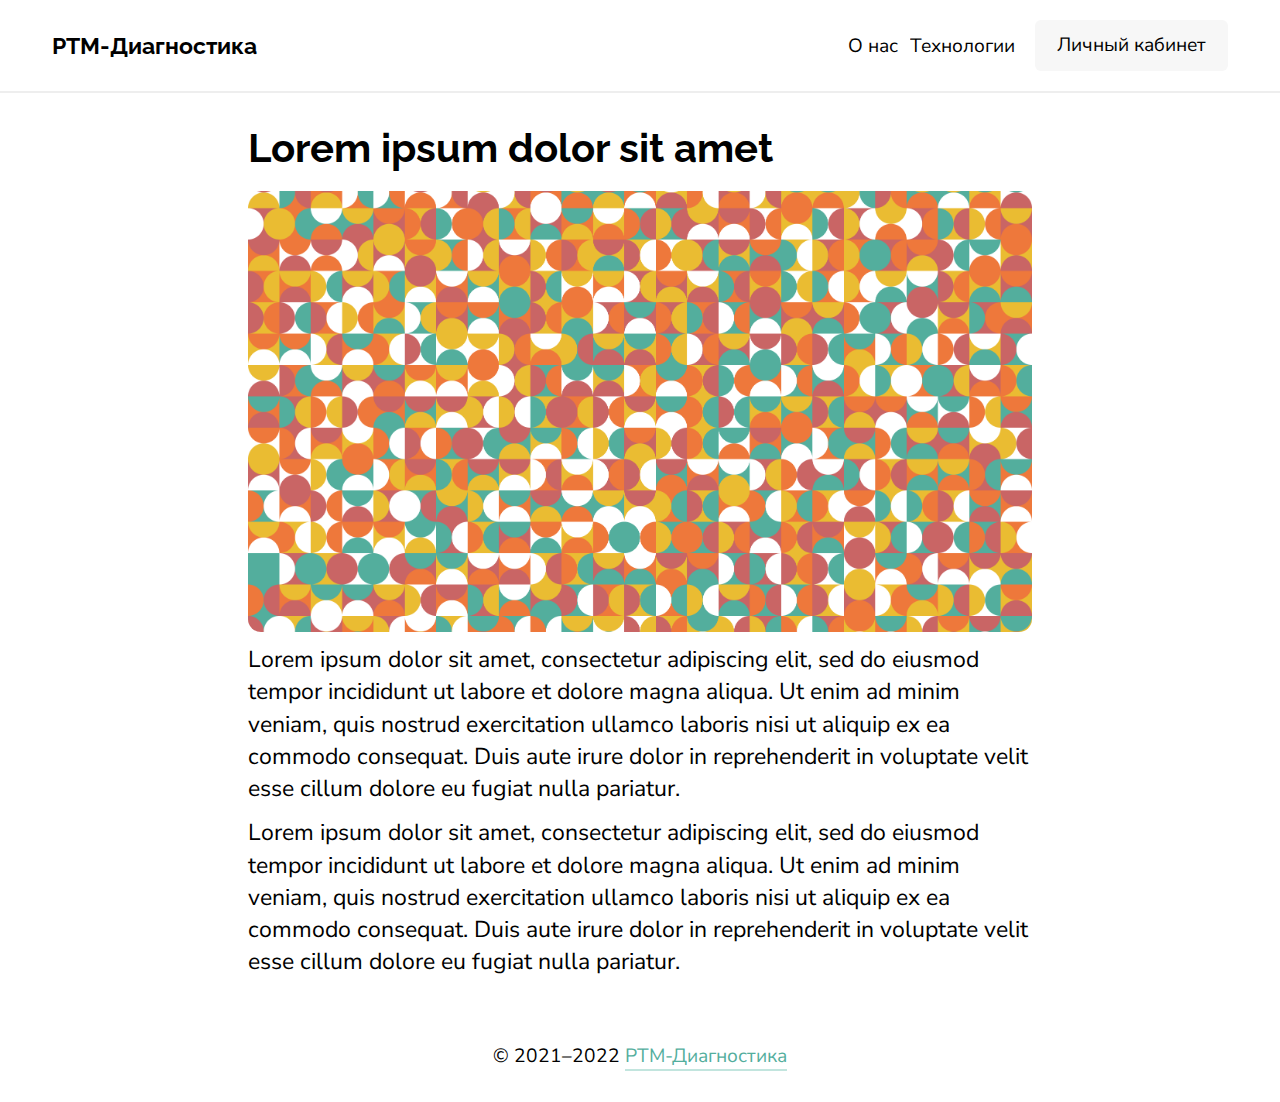
<file: index.html>
<!DOCTYPE html>
<html lang="ru">

<head>
    <meta charset="utf-8">
    <meta content="width=device-width, initial-scale=1" name="viewport">
    <title>РТМ-диагностика</title>
    <meta content="" name="description">
    <meta content="" name="keywords">
    <link href="" rel="shortcut icon" type="image/x-icon">
    <link href="" rel="icon" sizes="16x16" type="image/png">
    <link href="" rel="icon" sizes="32x32" type="image/png">
    <link href="" rel="icon" sizes="96x96" type="image/png">
    <link href="https://fonts.googleapis.com" rel="preconnect">
    <link crossorigin="" href="https://fonts.gstatic.com" rel="preconnect">
    <link href="https://fonts.googleapis.com/css2?family=Nunito+Sans:ital,wght@0,200;0,300;0,400;0,600;0,700;0,800;0,900;1,200;1,300;1,400;1,600;1,700;1,800;1,900&family=Raleway:ital,wght@0,100;0,200;0,300;0,400;0,500;0,600;0,700;0,800;0,900;1,100;1,200;1,300;1,400;1,500;1,600;1,700;1,800;1,900&display=swap" rel="stylesheet">
    <link href="wwwroot/css/base.min.css" rel="stylesheet" type="text/css">
    <link href="wwwroot/css/style.min.css" rel="stylesheet" type="text/css">
</head>

<body>
    <header class="header">
        <div class="header-logo">
            <a asp-action="Index" asp-area="" asp-controller="Home" asp-route-id="" href="index.html">
                <h5 class="text-lg">РТМ-Диагностика</h5>
            </a>
        </div>
        <nav class="header-nav">
            <a asp-action="About" asp-area="" asp-controller="Home" asp-route-id="" class="header-nav-link" href="about.html">О нас</a>
            <a asp-action="Technologies" asp-area="" asp-controller="Home" asp-route-id="" class="header-nav-link" href="technologies.html">Технологии</a>
        </nav>
        <div class="header-login">
            <a asp-action="Cabinet" asp-area="" asp-controller="Cabinet" asp-route-id="" class="button-md" href="registration.html">
                <i data-icon="user"></i>
                <span>Личный кабинет</span>
            </a>
            <!-- <div class="dropdown">
                <button class="button-md" type="button">
                    <i data-icon="user"></i>
                    <span>Личный кабинет</span>
                </button>
                <ul class="dropdown-list">
                    <li class="dropdown-item">
                        <a class="dropdown-link" href="cabinet.html">
                            <p class="text-md">Личный кабинет</p>
                        </a>
                    </li>
                    <li class="dropdown-item">
                        <a class="dropdown-link" href="">
                            <p class="text-md">Выйти</p>
                        </a>
                    </li>
                </ul>
            </div> -->
        </div>
    </header>
    <main class="main">
        <div class="article">
            <div class="article-title">
                <h2 class="text-xxxl">Lorem ipsum dolor sit amet</h2>
            </div>
            <div class="article-content">
                <figure class="aspect-ratio-16:9">
                    <img alt="" src="wwwroot/images/pattern.png">
                </figure>
                <p class="text-lg">Lorem ipsum dolor sit amet, consectetur adipiscing elit, sed do eiusmod tempor incididunt ut labore et dolore magna aliqua. Ut enim ad minim veniam, quis nostrud exercitation ullamco laboris nisi ut aliquip ex ea commodo consequat. Duis aute irure dolor in reprehenderit in voluptate velit esse cillum dolore eu fugiat nulla pariatur.</p>
                <p class="text-lg">Lorem ipsum dolor sit amet, consectetur adipiscing elit, sed do eiusmod tempor incididunt ut labore et dolore magna aliqua. Ut enim ad minim veniam, quis nostrud exercitation ullamco laboris nisi ut aliquip ex ea commodo consequat. Duis aute irure dolor in reprehenderit in voluptate velit esse cillum dolore eu fugiat nulla pariatur.</p>
            </div>
        </div>
    </main>
    <footer class="footer">
        <p class="text-md">© 2021–2022 <a class="link" href="index.html">РТМ-Диагностика</a></p>
    </footer>
    <script src="wwwroot/js/jquery.min.js"></script>
    <script src="wwwroot/js/headroom.min.js"></script>
    <script src="wwwroot/js/jQuery.headroom.min.js"></script>
    <script src="wwwroot/js/script.js"></script>
</body>

</html>
</file>
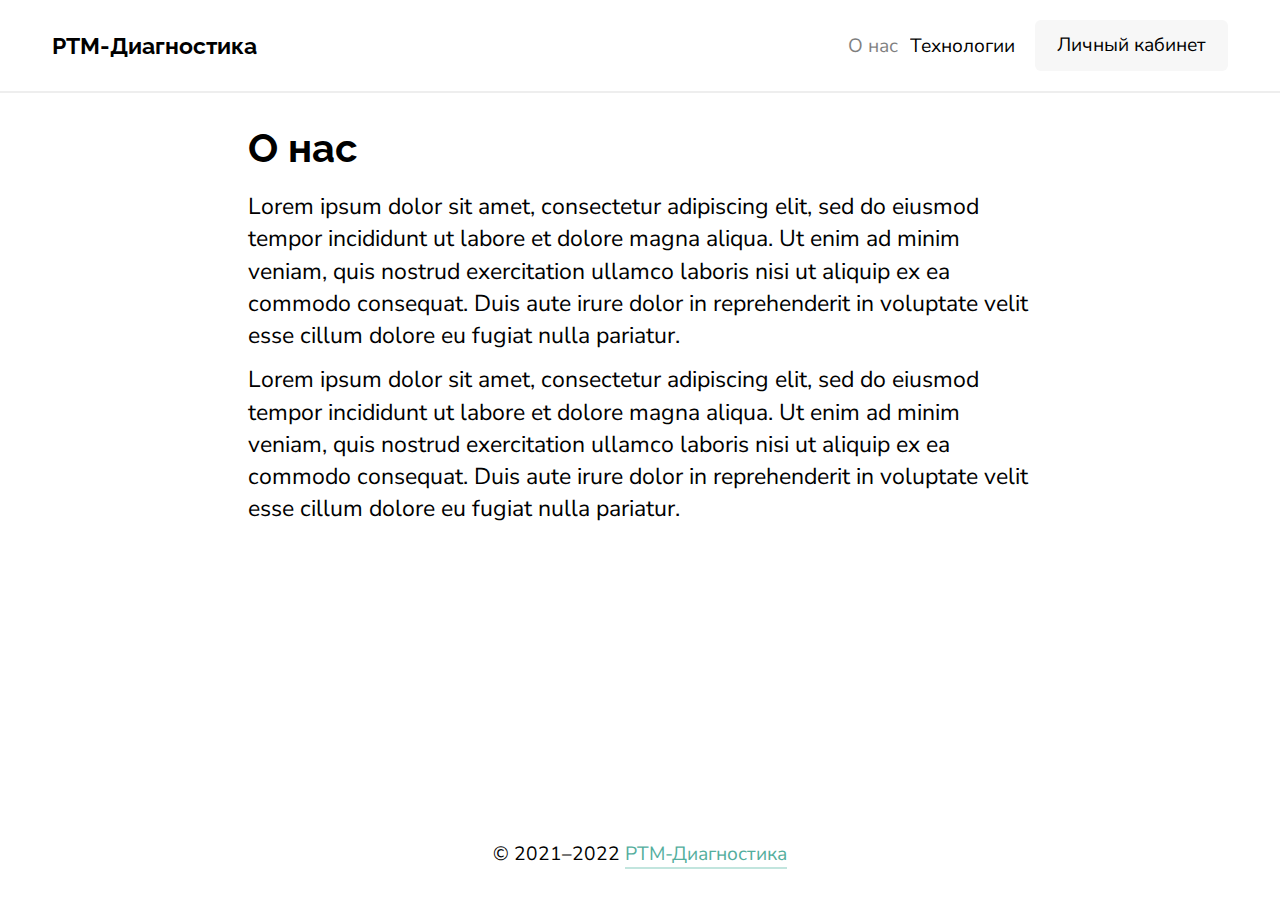
<file: about.html>
<!DOCTYPE html>
<html lang="ru">

<head>
    <meta charset="utf-8">
    <meta content="width=device-width, initial-scale=1" name="viewport">
    <title>О нас</title>
    <meta content="" name="description">
    <meta content="" name="keywords">
    <link href="" rel="shortcut icon" type="image/x-icon">
    <link href="" rel="icon" sizes="16x16" type="image/png">
    <link href="" rel="icon" sizes="32x32" type="image/png">
    <link href="" rel="icon" sizes="96x96" type="image/png">
    <link href="https://fonts.googleapis.com" rel="preconnect">
    <link crossorigin="" href="https://fonts.gstatic.com" rel="preconnect">
    <link href="https://fonts.googleapis.com/css2?family=Nunito+Sans:ital,wght@0,200;0,300;0,400;0,600;0,700;0,800;0,900;1,200;1,300;1,400;1,600;1,700;1,800;1,900&family=Raleway:ital,wght@0,100;0,200;0,300;0,400;0,500;0,600;0,700;0,800;0,900;1,100;1,200;1,300;1,400;1,500;1,600;1,700;1,800;1,900&display=swap" rel="stylesheet">
    <link href="wwwroot/css/base.min.css" rel="stylesheet" type="text/css">
    <link href="wwwroot/css/style.min.css" rel="stylesheet" type="text/css">
</head>

<body>
    <header class="header">
        <div class="header-logo">
            <a asp-action="Index" asp-area="" asp-controller="Home" asp-route-id="" href="index.html">
                <h5 class="text-lg">РТМ-Диагностика</h5>
            </a>
        </div>
        <nav class="header-nav">
            <a asp-action="About" asp-area="" asp-controller="Home" asp-route-id="" class="header-nav-link is-active" href="about.html">О нас</a>
            <a asp-action="Technologies" asp-area="" asp-controller="Home" asp-route-id="" class="header-nav-link" href="technologies.html">Технологии</a>
        </nav>
        <div class="header-login">
            <a asp-action="Cabinet" asp-area="" asp-controller="Cabinet" asp-route-id="" class="button-md" href="registration.html">
                <i data-icon="user"></i>
                <span>Личный кабинет</span>
            </a>
            <!-- <div class="dropdown">
                <button class="button-md" type="button">
                    <i data-icon="user"></i>
                    <span>Личный кабинет</span>
                </button>
                <ul class="dropdown-list">
                    <li class="dropdown-item">
                        <a class="dropdown-link" href="cabinet.html">
                            <p class="text-md">Личный кабинет</p>
                        </a>
                    </li>
                    <li class="dropdown-item">
                        <a class="dropdown-link" href="">
                            <p class="text-md">Выйти</p>
                        </a>
                    </li>
                </ul>
            </div> -->
        </div>
    </header>
    <main class="main">
        <div class="article">
            <div class="article-title">
                <h2 class="text-xxxl">О нас</h2>
            </div>
            <div class="article-content">
                <p class="text-lg">Lorem ipsum dolor sit amet, consectetur adipiscing elit, sed do eiusmod tempor incididunt ut labore et dolore magna aliqua. Ut enim ad minim veniam, quis nostrud exercitation ullamco laboris nisi ut aliquip ex ea commodo consequat. Duis aute irure dolor in reprehenderit in voluptate velit esse cillum dolore eu fugiat nulla pariatur.</p>
                <p class="text-lg">Lorem ipsum dolor sit amet, consectetur adipiscing elit, sed do eiusmod tempor incididunt ut labore et dolore magna aliqua. Ut enim ad minim veniam, quis nostrud exercitation ullamco laboris nisi ut aliquip ex ea commodo consequat. Duis aute irure dolor in reprehenderit in voluptate velit esse cillum dolore eu fugiat nulla pariatur.</p>
            </div>
        </div>
    </main>
    <footer class="footer">
        <p class="text-md">© 2021–2022 <a class="link" href="index.html">РТМ-Диагностика</a></p>
    </footer>
    <script src="wwwroot/js/jquery.min.js"></script>
    <script src="wwwroot/js/headroom.min.js"></script>
    <script src="wwwroot/js/jQuery.headroom.min.js"></script>
    <script src="wwwroot/js/script.js"></script>
</body>

</html>
</file>
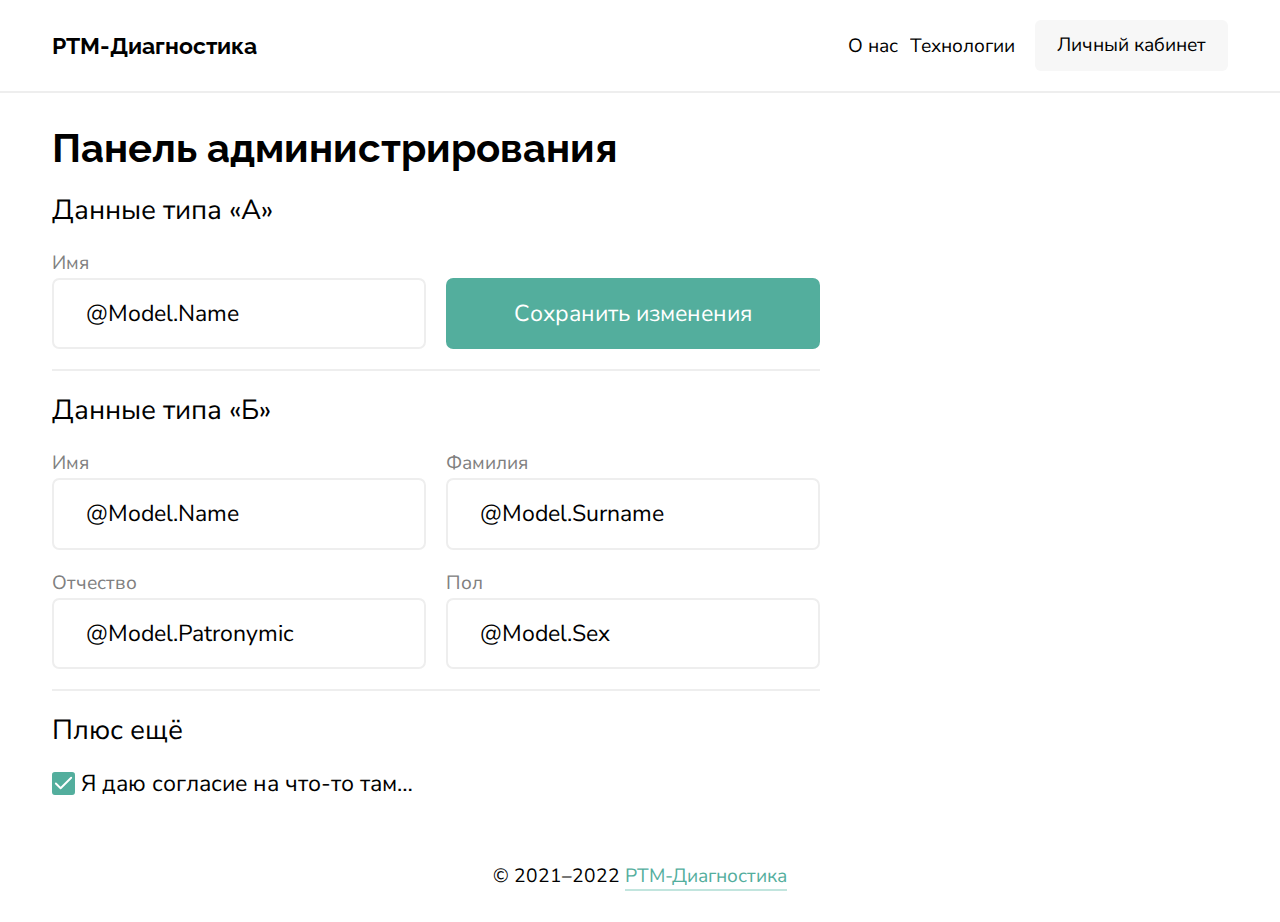
<file: admin.html>
<!DOCTYPE html>
<html lang="ru">

<head>
    <meta charset="utf-8">
    <meta content="width=device-width, initial-scale=1" name="viewport">
    <title>Панель администрирования</title>
    <meta content="" name="description">
    <meta content="" name="keywords">
    <link href="" rel="shortcut icon" type="image/x-icon">
    <link href="" rel="icon" sizes="16x16" type="image/png">
    <link href="" rel="icon" sizes="32x32" type="image/png">
    <link href="" rel="icon" sizes="96x96" type="image/png">
    <link href="https://fonts.googleapis.com" rel="preconnect">
    <link crossorigin="" href="https://fonts.gstatic.com" rel="preconnect">
    <link href="https://fonts.googleapis.com/css2?family=Nunito+Sans:ital,wght@0,200;0,300;0,400;0,600;0,700;0,800;0,900;1,200;1,300;1,400;1,600;1,700;1,800;1,900&family=Raleway:ital,wght@0,100;0,200;0,300;0,400;0,500;0,600;0,700;0,800;0,900;1,100;1,200;1,300;1,400;1,500;1,600;1,700;1,800;1,900&display=swap" rel="stylesheet">
    <link href="wwwroot/css/base.min.css" rel="stylesheet" type="text/css">
    <link href="wwwroot/css/style.min.css" rel="stylesheet" type="text/css">
</head>

<body>
    <header class="header">
        <div class="header-logo">
            <a asp-action="Index" asp-area="" asp-controller="Home" asp-route-id="" href="index.html">
                <h5 class="text-lg">РТМ-Диагностика</h5>
            </a>
        </div>
        <nav class="header-nav">
            <a asp-action="About" asp-area="" asp-controller="Home" asp-route-id="" class="header-nav-link" href="about.html">О нас</a>
            <a asp-action="Technologies" asp-area="" asp-controller="Home" asp-route-id="" class="header-nav-link" href="technologies.html">Технологии</a>
        </nav>
        <div class="header-login">
            <a asp-action="Cabinet" asp-area="" asp-controller="Cabinet" asp-route-id="" class="button-md" href="registration.html">
                <i data-icon="user"></i>
                <span>Личный кабинет</span>
            </a>
            <!-- <div class="dropdown">
                <button class="button-md" type="button">
                    <i data-icon="user"></i>
                    <span>Личный кабинет</span>
                </button>
                <ul class="dropdown-list">
                    <li class="dropdown-item">
                        <a class="dropdown-link" href="cabinet.html">
                            <p class="text-md">Личный кабинет</p>
                        </a>
                    </li>
                    <li class="dropdown-item">
                        <a class="dropdown-link" href="medicalcenters.html">
                            <p class="text-md">Медицинские центры</p>
                        </a>
                    </li>
                    <li class="dropdown-item">
                        <a class="dropdown-link" href="examinations.html">
                            <p class="text-md">Обследования</p>
                        </a>
                    </li>
                    <li class="dropdown-item">
                        <a class="dropdown-link" href="contact.html">
                            <p class="text-md">Персональные данные</p>
                        </a>
                    </li>
                    <li class="dropdown-item">
                        <a class="dropdown-link" href="">
                            <p class="text-md">Выйти</p>
                        </a>
                    </li>
                </ul>
            </div> -->
        </div>
    </header>
    <main class="main">
        <div class="cabinet">
            <div class="cabinet-body">
                <header class="cabinet-header">
                    <div class="cabinet-header-title">
                        <h2 class="text-xxxl">Панель администрирования</h2>
                    </div>
                </header>
                <div class="admin">
                    <form asp-action="Contact" asp-anti-forgery="true" asp-controller="Cabinet" class="admin-form" method="post">
                        <div asp-validation-summary="ModelOnly" class="validation is-hidden"></div>
                        <p class="text-xl">Данные типа «А»</p>
                        <div class="row" data-columns="2">
                            <div class="column">
                                <label class="desc">Имя</label>
                                <input asp-for="Name" class="input-lg input-subtle" placeholder="Имя" value="@Model.Name">
                                <span asp-validation-for="Name"></span>
                            </div>
                            <div class="column align-self-end">
                                <button class="button-lg button-primary" id="saveContactInfo" type="submit">Сохранить изменения</button>
                            </div>
                        </div>
                        <div class="separator"></div>
                        <p class="text-xl">Данные типа «Б»</p>
                        <div class="row" data-columns="2">
                            <div class="column">
                                <label class="desc">Имя</label>
                                <input asp-for="Name" class="input-lg input-subtle" placeholder="Имя" value="@Model.Name">
                                <span asp-validation-for="Name"></span>
                            </div>
                            <div class="column">
                                <label class="desc">Фамилия</label>
                                <input asp-for="Surname" class="input-lg input-subtle" placeholder="Фамилия" value="@Model.Surname">
                                <span asp-validation-for="Surname"></span>
                            </div>
                            <div class="column">
                                <label class="desc">Отчество</label>
                                <input asp-for="Patronymic" class="input-lg input-subtle" placeholder="Отчество" value="@Model.Patronymic">
                                <span asp-validation-for="Patronymic"></span>
                            </div>
                            <div class="column">
                                <label class="desc">Пол</label>
                                <input asp-for="Sex" class="input-lg input-subtle" placeholder="Пол" value="@Model.Sex">
                                <span asp-validation-for="Sex"></span>
                            </div>
                        </div>
                        <div class="separator"></div>
                        <p class="text-xl">Плюс ещё</p>
                        <div class="row" data-columns="1">
                            <div class="column">
                                <div class="checkbox-lg">
                                    <input checked id="checkbox_1" type="checkbox" value="1">
                                    <label for="checkbox_1">Я даю согласие на что-то там…</label>
                                </div>
                            </div>
                        </div>
                    </form>
                </div>
            </div>
        </div>
    </main>
    <footer class="footer">
        <p class="text-md">© 2021–2022 <a class="link" href="index.html">РТМ-Диагностика</a></p>
    </footer>
    <script src="wwwroot/js/jquery.min.js"></script>
    <script src="wwwroot/js/headroom.min.js"></script>
    <script src="wwwroot/js/jQuery.headroom.min.js"></script>
    <script src="wwwroot/js/script.js"></script>
</body>

</html>
</file>
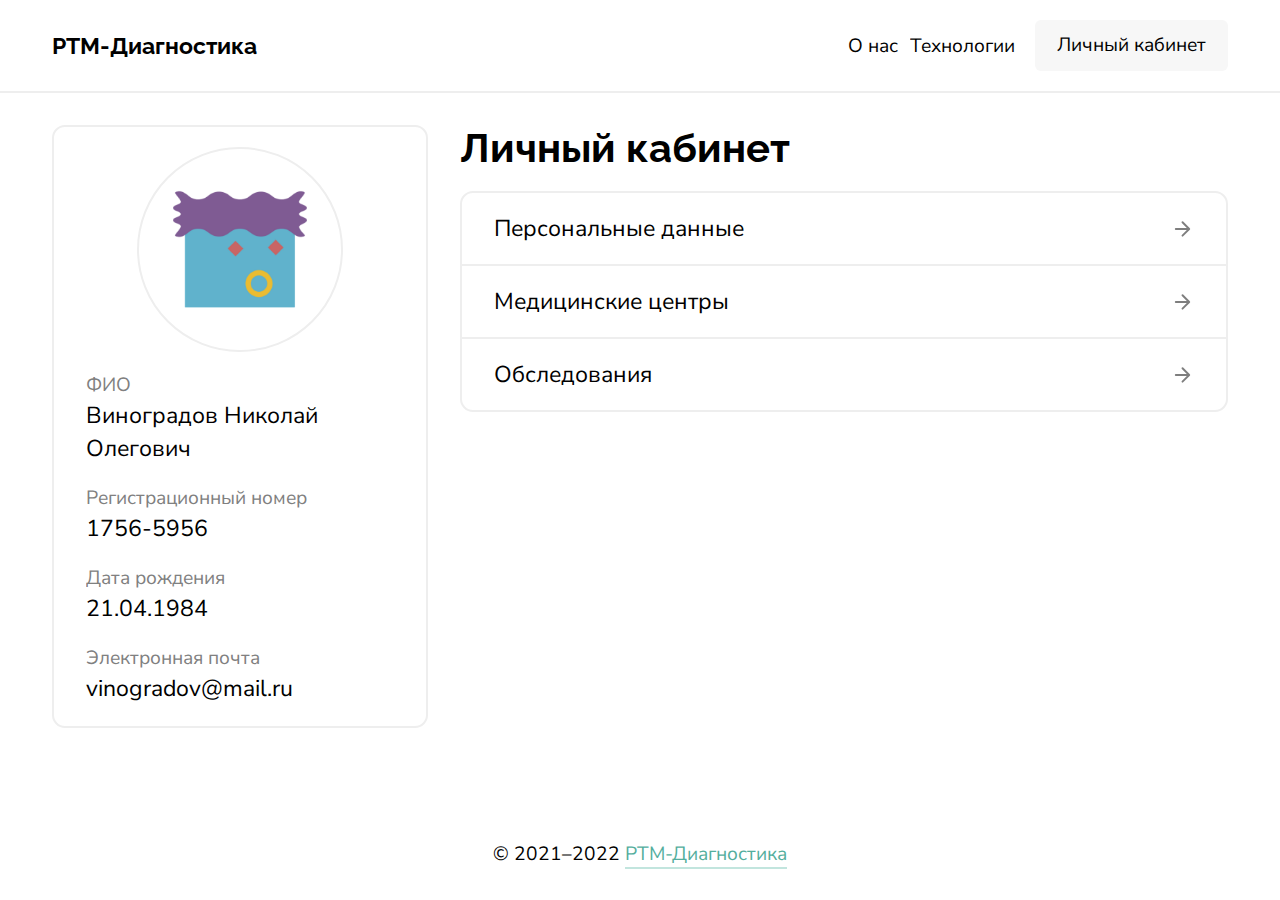
<file: cabinet.html>
<!DOCTYPE html>
<html lang="ru">

<head>
    <meta charset="utf-8">
    <meta content="width=device-width, initial-scale=1" name="viewport">
    <title>Личный кабинет</title>
    <meta content="" name="description">
    <meta content="" name="keywords">
    <link href="" rel="shortcut icon" type="image/x-icon">
    <link href="" rel="icon" sizes="16x16" type="image/png">
    <link href="" rel="icon" sizes="32x32" type="image/png">
    <link href="" rel="icon" sizes="96x96" type="image/png">
    <link href="https://fonts.googleapis.com" rel="preconnect">
    <link crossorigin="" href="https://fonts.gstatic.com" rel="preconnect">
    <link href="https://fonts.googleapis.com/css2?family=Nunito+Sans:ital,wght@0,200;0,300;0,400;0,600;0,700;0,800;0,900;1,200;1,300;1,400;1,600;1,700;1,800;1,900&family=Raleway:ital,wght@0,100;0,200;0,300;0,400;0,500;0,600;0,700;0,800;0,900;1,100;1,200;1,300;1,400;1,500;1,600;1,700;1,800;1,900&display=swap" rel="stylesheet">
    <link href="wwwroot/css/base.min.css" rel="stylesheet" type="text/css">
    <link href="wwwroot/css/style.min.css" rel="stylesheet" type="text/css">
</head>

<body>
    <header class="header">
        <div class="header-logo">
            <a asp-action="Index" asp-area="" asp-controller="Home" asp-route-id="" href="index.html">
                <h5 class="text-lg">РТМ-Диагностика</h5>
            </a>
        </div>
        <nav class="header-nav">
            <a asp-action="About" asp-area="" asp-controller="Home" asp-route-id="" class="header-nav-link" href="about.html">О нас</a>
            <a asp-action="Technologies" asp-area="" asp-controller="Home" asp-route-id="" class="header-nav-link" href="technologies.html">Технологии</a>
        </nav>
        <div class="header-login">
            <!-- <a asp-action="Cabinet" asp-area="" asp-controller="Cabinet" asp-route-id="" class="button-md" href="registration.html">
                <i data-icon="user"></i>
                <span>Личный кабинет</span>
            </a> -->
            <div class="dropdown">
                <button class="button-md" type="button">
                    <i data-icon="user"></i>
                    <span>Личный кабинет</span>
                </button>
                <ul class="dropdown-list">
                    <li class="dropdown-item">
                        <a class="dropdown-link" href="cabinet.html">
                            <p class="text-md">Личный кабинет</p>
                        </a>
                    </li>
                    <li class="dropdown-item">
                        <a class="dropdown-link" href="">
                            <p class="text-md">Выйти</p>
                        </a>
                    </li>
                </ul>
            </div>
        </div>
    </header>
    <main class="main">
        <div class="cabinet">
            <aside class="cabinet-aside">
                <div class="profile">
                    <button class="button-md button-icon button-subtle" id="closeProfile" title="Закрыть" type="button">
                        <i data-icon="x"></i>
                    </button>
                    <figure class="profile-thumb">
                        <img alt="" class="profile-img" src="wwwroot/images/avatar.png">
                    </figure>
                    <ul class="profile-list">
                        <li class="profile-item">
                            <span class="desc">ФИО</span>
                            <p class="text-lg">Виноградов Николай Олегович</p>
                        </li>
                        <li class="profile-item">
                            <span class="desc">Регистрационный номер</span>
                            <p class="text-lg">1756-5956</p>
                        </li>
                        <li class="profile-item">
                            <span class="desc">Дата рождения</span>
                            <p class="text-lg">21.04.1984</p>
                        </li>
                        <li class="profile-item">
                            <span class="desc">Электронная почта</span>
                            <p class="text-lg">vinogradov@mail.ru</p>
                        </li>
                    </ul>
                </div>
            </aside>
            <div class="cabinet-body">
                <header class="cabinet-header">
                    <div class="cabinet-header-title">
                        <h2 class="text-xxxl">Личный кабинет</h2>
                        <button class="button-md button-subtle" id="openProfile" type="button">Профиль</button>
                    </div>
                </header>
                <div class="menu">
                    <ul class="menu-list">
                        <li class="menu-item">
                            <a asp-action="Contact" asp-area="" asp-controller="Cabinet" class="menu-link" href="contact.html">Персональные данные</a>
                        </li>
                        <li class="menu-item">
                            <a asp-action="MedicalCenters" asp-area="" asp-controller="Cabinet" class="menu-link" href="medicalcenters.html">Медицинские центры</a>
                        </li>
                        <li class="menu-item">
                            <a asp-action="Examinations" asp-area="" asp-controller="Cabinet" asp-route-date="all" class="menu-link" href="examinations.html">Обследования</a>
                        </li>
                    </ul>
                </div>
            </div>
        </div>
    </main>
    <footer class="footer">
        <p class="text-md">© 2021–2022 <a class="link" href="index.html">РТМ-Диагностика</a></p>
    </footer>
    <script src="wwwroot/js/jquery.min.js"></script>
    <script src="wwwroot/js/headroom.min.js"></script>
    <script src="wwwroot/js/jQuery.headroom.min.js"></script>
    <script src="wwwroot/js/script.js"></script>
</body>

</html>
</file>
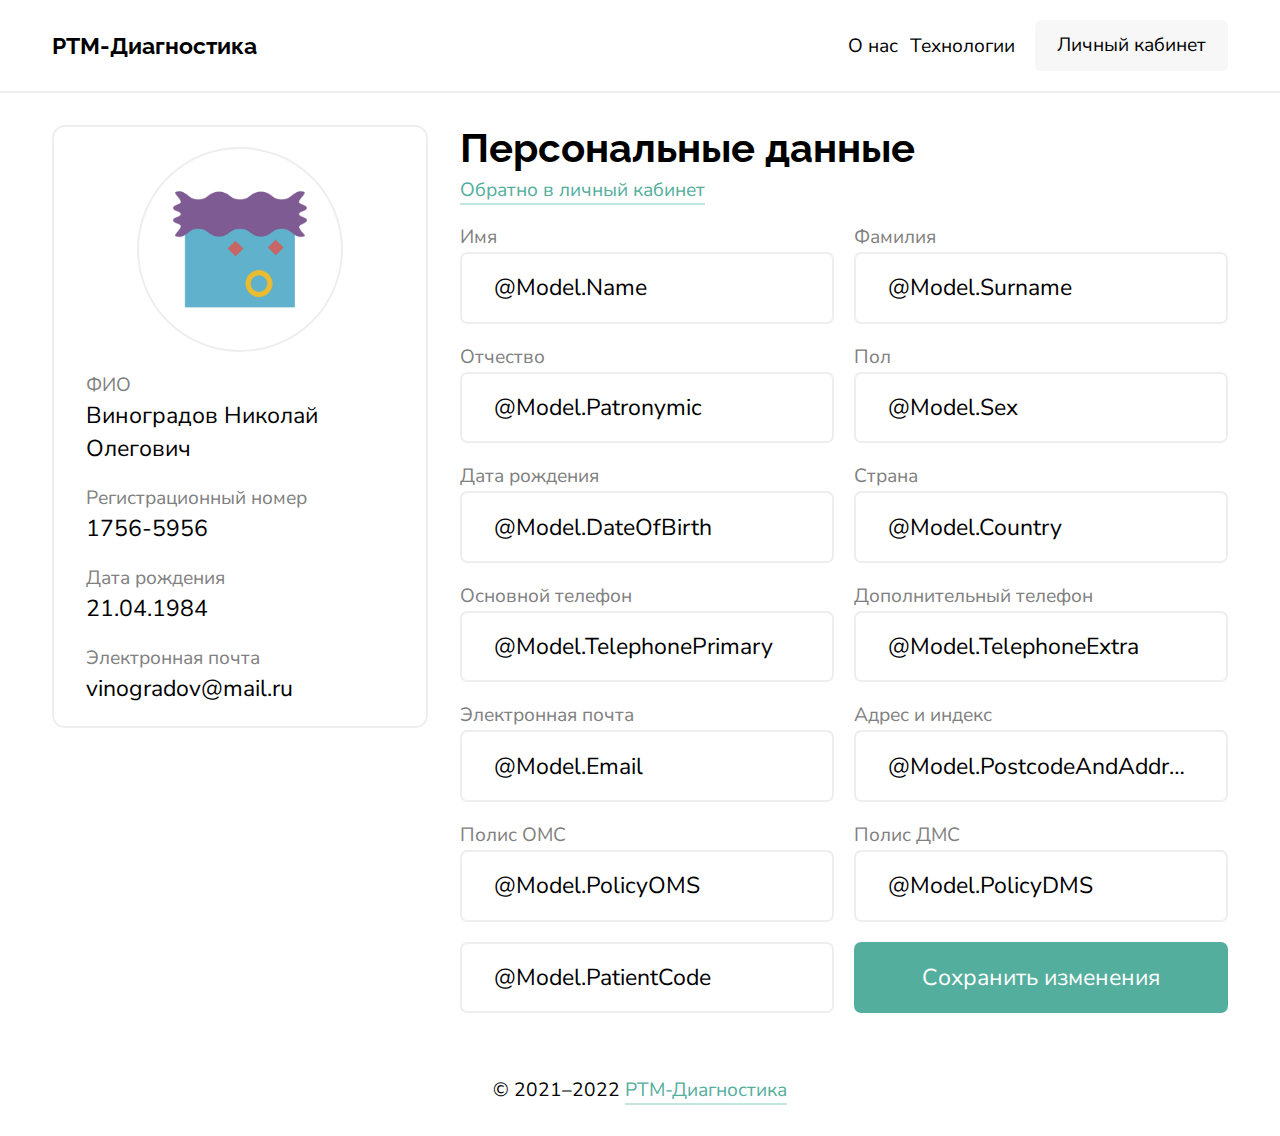
<file: contact.html>
<!DOCTYPE html>
<html lang="ru">

<head>
    <meta charset="utf-8">
    <meta content="width=device-width, initial-scale=1" name="viewport">
    <title>Персональные данные</title>
    <meta content="" name="description">
    <meta content="" name="keywords">
    <link href="" rel="shortcut icon" type="image/x-icon">
    <link href="" rel="icon" sizes="16x16" type="image/png">
    <link href="" rel="icon" sizes="32x32" type="image/png">
    <link href="" rel="icon" sizes="96x96" type="image/png">
    <link href="https://fonts.googleapis.com" rel="preconnect">
    <link crossorigin="" href="https://fonts.gstatic.com" rel="preconnect">
    <link href="https://fonts.googleapis.com/css2?family=Nunito+Sans:ital,wght@0,200;0,300;0,400;0,600;0,700;0,800;0,900;1,200;1,300;1,400;1,600;1,700;1,800;1,900&family=Raleway:ital,wght@0,100;0,200;0,300;0,400;0,500;0,600;0,700;0,800;0,900;1,100;1,200;1,300;1,400;1,500;1,600;1,700;1,800;1,900&display=swap" rel="stylesheet">
    <link href="wwwroot/css/base.min.css" rel="stylesheet" type="text/css">
    <link href="wwwroot/css/style.min.css" rel="stylesheet" type="text/css">
</head>

<body>
    <header class="header">
        <div class="header-logo">
            <a asp-action="Index" asp-area="" asp-controller="Home" asp-route-id="" href="index.html">
                <h5 class="text-lg">РТМ-Диагностика</h5>
            </a>
        </div>
        <nav class="header-nav">
            <a asp-action="About" asp-area="" asp-controller="Home" asp-route-id="" class="header-nav-link" href="about.html">О нас</a>
            <a asp-action="Technologies" asp-area="" asp-controller="Home" asp-route-id="" class="header-nav-link" href="technologies.html">Технологии</a>
        </nav>
        <div class="header-login">
            <!-- <a asp-action="Cabinet" asp-area="" asp-controller="Cabinet" asp-route-id="" class="button-md" href="registration.html">
                <i data-icon="user"></i>
                <span>Личный кабинет</span>
            </a> -->
            <div class="dropdown">
                <button class="button-md" type="button">
                    <i data-icon="user"></i>
                    <span>Личный кабинет</span>
                </button>
                <ul class="dropdown-list">
                    <li class="dropdown-item">
                        <a class="dropdown-link" href="cabinet.html">
                            <p class="text-md">Личный кабинет</p>
                        </a>
                    </li>
                    <li class="dropdown-item">
                        <a class="dropdown-link" href="">
                            <p class="text-md">Выйти</p>
                        </a>
                    </li>
                </ul>
            </div>
        </div>
    </header>
    <main class="main">
        <div class="cabinet">
            <aside class="cabinet-aside">
                <div class="profile">
                    <button class="button-md button-icon button-subtle" id="closeProfile" title="Закрыть" type="button">
                        <i data-icon="x"></i>
                    </button>
                    <figure class="profile-thumb">
                        <img alt="" class="profile-img" src="wwwroot/images/avatar.png">
                    </figure>
                    <ul class="profile-list">
                        <li class="profile-item">
                            <span class="desc">ФИО</span>
                            <p class="text-lg">Виноградов Николай Олегович</p>
                        </li>
                        <li class="profile-item">
                            <span class="desc">Регистрационный номер</span>
                            <p class="text-lg">1756-5956</p>
                        </li>
                        <li class="profile-item">
                            <span class="desc">Дата рождения</span>
                            <p class="text-lg">21.04.1984</p>
                        </li>
                        <li class="profile-item">
                            <span class="desc">Электронная почта</span>
                            <p class="text-lg">vinogradov@mail.ru</p>
                        </li>
                    </ul>
                </div>
            </aside>
            <div class="cabinet-body">
                <header class="cabinet-header">
                    <div class="cabinet-header-title">
                        <h2 class="text-xxxl">Персональные данные</h2>
                        <button class="button-md button-subtle" id="openProfile" type="button">Профиль</button>
                    </div>
                    <div class="cabinet-header-action">
                        <p class="text-md">
                            <a class="link" href="cabinet.html">Обратно в личный кабинет</a>
                        </p>
                    </div>
                </header>
                <div class="contact">
                    <form asp-action="Contact" asp-anti-forgery="true" asp-controller="Cabinet" class="contact-form" method="post">
                        <div asp-validation-summary="ModelOnly" class="validation is-hidden"></div>
                        <div class="row" data-columns="2">
                            <div class="column">
                                <label class="desc">Имя</label>
                                <input asp-for="Name" class="input-lg input-subtle" placeholder="Имя" value="@Model.Name">
                                <span asp-validation-for="Name"></span>
                            </div>
                            <div class="column">
                                <label class="desc">Фамилия</label>
                                <input asp-for="Surname" class="input-lg input-subtle" placeholder="Фамилия" value="@Model.Surname">
                                <span asp-validation-for="Surname"></span>
                            </div>
                            <div class="column">
                                <label class="desc">Отчество</label>
                                <input asp-for="Patronymic" class="input-lg input-subtle" placeholder="Отчество" value="@Model.Patronymic">
                                <span asp-validation-for="Patronymic"></span>
                            </div>
                            <div class="column">
                                <label class="desc">Пол</label>
                                <input asp-for="Sex" class="input-lg input-subtle" placeholder="Пол" value="@Model.Sex">
                                <span asp-validation-for="Sex"></span>
                            </div>
                            <div class="column">
                                <label class="desc">Дата рождения</label>
                                <input asp-for="DateOfBirth" class="input-lg input-subtle" placeholder="Дата рождения" value="@Model.DateOfBirth">
                                <span asp-validation-for="DateOfBirth"></span>
                            </div>
                            <div class="column">
                                <label class="desc">Страна</label>
                                <input asp-for="Country" class="input-lg input-subtle" placeholder="Страна" value="@Model.Country">
                                <span asp-validation-for="Country"></span>
                            </div>
                            <div class="column">
                                <label class="desc">Основной телефон</label>
                                <input asp-for="TelephonePrimary" class="input-lg input-subtle" placeholder="Телефон" value="@Model.TelephonePrimary">
                                <span asp-validation-for="TelephonePrimary"></span>
                            </div>
                            <div class="column">
                                <label class="desc">Дополнительный телефон</label>
                                <input asp-for="TelephoneExtra" class="input-lg input-subtle" placeholder="Телефон доп" value="@Model.TelephoneExtra">
                                <span asp-validation-for="TelephoneExtra"></span>
                            </div>
                            <div class="column">
                                <label class="desc">Электронная почта</label>
                                <input asp-for="Email" class="input-lg input-subtle" placeholder="Электронная почта" value="@Model.Email">
                                <span asp-validation-for="Email"></span>
                            </div>
                            <div class="column">
                                <label class="desc">Адрес и индекс</label>
                                <input asp-for="PostcodeAndAddress" class="input-lg input-subtle" placeholder="Адрес" value="@Model.PostcodeAndAddress">
                                <span asp-validation-for="PostcodeAndAddress"></span>
                            </div>
                            <div class="column">
                                <label class="desc">Полис ОМС</label>
                                <input asp-for="PolicyOMS" class="input-lg input-subtle" placeholder="Полис ОМС" value="@Model.PolicyOMS">
                                <span asp-validation-for="PolicyOMS"></span>
                            </div>
                            <div class="column">
                                <label class="desc">Полис ДМС</label>
                                <input asp-for="PolicyDMS" class="input-lg input-subtle" placeholder="Полис ДМС" value="@Model.PolicyDMS">
                                <span asp-validation-for="PolicyDMS"></span>
                            </div>
                            <div class="column">
                                <input asp-for="PatientCode" class="input-lg input-subtle" hidden id="patientCode" placeholder="Имя" value="@Model.PatientCode">
                                <span asp-validation-for="PatientCode"></span>
                            </div>
                            <div class="column">
                                <button class="button-lg button-primary" id="saveContactInfo" type="submit">Сохранить изменения</button>
                            </div>
                        </div>
                    </form>
                </div>
            </div>
        </div>
    </main>
    <footer class="footer">
        <p class="text-md">© 2021–2022 <a class="link" href="index.html">РТМ-Диагностика</a></p>
    </footer>
    <script src="wwwroot/js/jquery.min.js"></script>
    <script src="wwwroot/js/headroom.min.js"></script>
    <script src="wwwroot/js/jQuery.headroom.min.js"></script>
    <script src="wwwroot/js/script.js"></script>
</body>

</html>
</file>
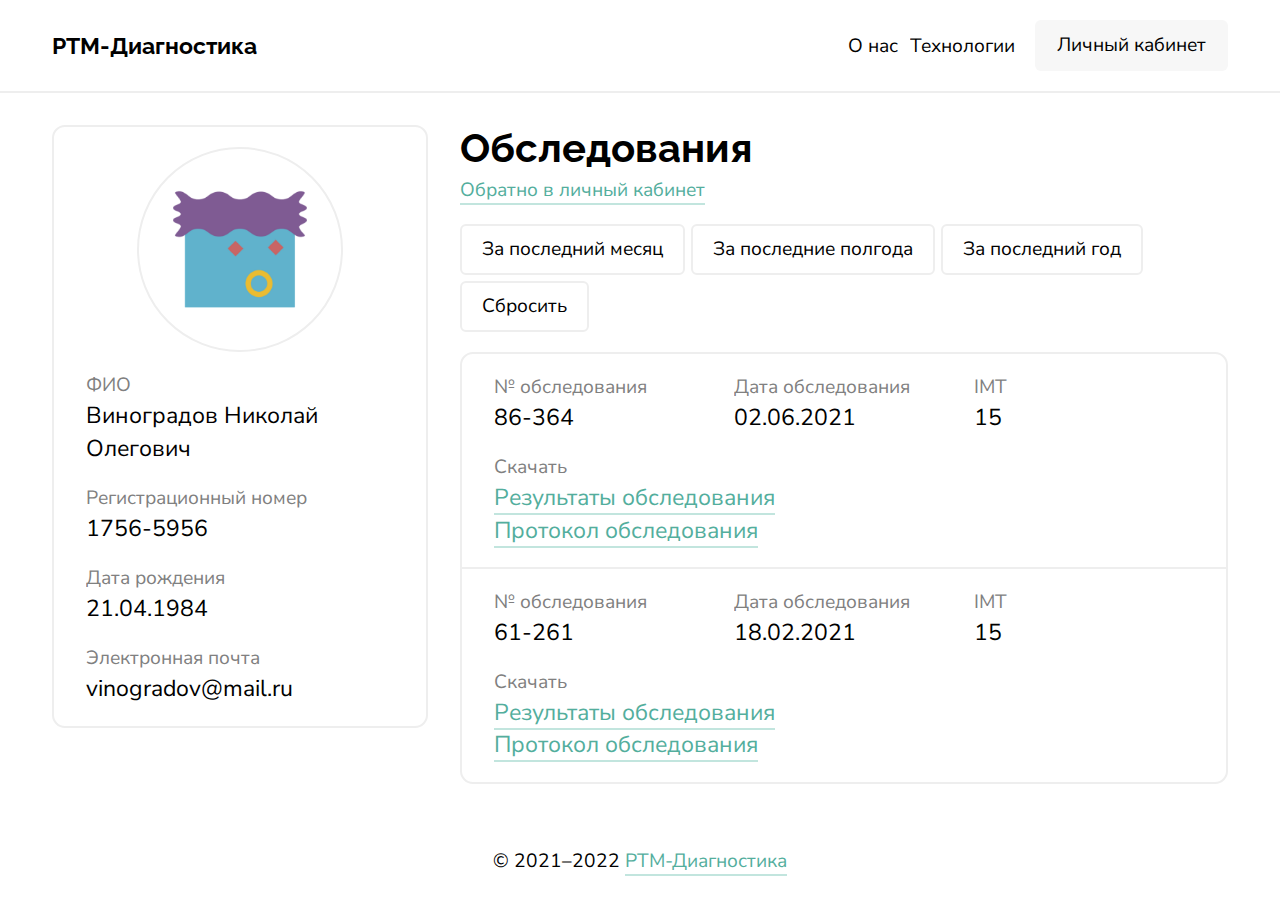
<file: examinations.html>
<!DOCTYPE html>
<html lang="ru">

<head>
    <meta charset="utf-8">
    <meta content="width=device-width, initial-scale=1" name="viewport">
    <title>Обследования</title>
    <meta content="" name="description">
    <meta content="" name="keywords">
    <link href="" rel="shortcut icon" type="image/x-icon">
    <link href="" rel="icon" sizes="16x16" type="image/png">
    <link href="" rel="icon" sizes="32x32" type="image/png">
    <link href="" rel="icon" sizes="96x96" type="image/png">
    <link href="https://fonts.googleapis.com" rel="preconnect">
    <link crossorigin="" href="https://fonts.gstatic.com" rel="preconnect">
    <link href="https://fonts.googleapis.com/css2?family=Nunito+Sans:ital,wght@0,200;0,300;0,400;0,600;0,700;0,800;0,900;1,200;1,300;1,400;1,600;1,700;1,800;1,900&family=Raleway:ital,wght@0,100;0,200;0,300;0,400;0,500;0,600;0,700;0,800;0,900;1,100;1,200;1,300;1,400;1,500;1,600;1,700;1,800;1,900&display=swap" rel="stylesheet">
    <link href="wwwroot/css/base.min.css" rel="stylesheet" type="text/css">
    <link href="wwwroot/css/style.min.css" rel="stylesheet" type="text/css">
</head>

<body>
    <header class="header">
        <div class="header-logo">
            <a asp-action="Index" asp-area="" asp-controller="Home" asp-route-id="" href="index.html">
                <h5 class="text-lg">РТМ-Диагностика</h5>
            </a>
        </div>
        <nav class="header-nav">
            <a asp-action="About" asp-area="" asp-controller="Home" asp-route-id="" class="header-nav-link" href="about.html">О нас</a>
            <a asp-action="Technologies" asp-area="" asp-controller="Home" asp-route-id="" class="header-nav-link" href="technologies.html">Технологии</a>
        </nav>
        <div class="header-login">
            <!-- <a asp-action="Cabinet" asp-area="" asp-controller="Cabinet" asp-route-id="" class="button-md" href="registration.html">
                <i data-icon="user"></i>
                <span>Личный кабинет</span>
            </a> -->
            <div class="dropdown">
                <button class="button-md" type="button">
                    <i data-icon="user"></i>
                    <span>Личный кабинет</span>
                </button>
                <ul class="dropdown-list">
                    <li class="dropdown-item">
                        <a class="dropdown-link" href="cabinet.html">
                            <p class="text-md">Личный кабинет</p>
                        </a>
                    </li>
                    <li class="dropdown-item">
                        <a class="dropdown-link" href="">
                            <p class="text-md">Выйти</p>
                        </a>
                    </li>
                </ul>
            </div>
        </div>
    </header>
    <main class="main">
        <div class="cabinet">
            <aside class="cabinet-aside">
                <div class="profile">
                    <button class="button-md button-icon button-subtle" id="closeProfile" title="Закрыть" type="button">
                        <i data-icon="x"></i>
                    </button>
                    <figure class="profile-thumb">
                        <img alt="" class="profile-img" src="wwwroot/images/avatar.png">
                    </figure>
                    <ul class="profile-list">
                        <li class="profile-item">
                            <span class="desc">ФИО</span>
                            <p class="text-lg">Виноградов Николай Олегович</p>
                        </li>
                        <li class="profile-item">
                            <span class="desc">Регистрационный номер</span>
                            <p class="text-lg">1756-5956</p>
                        </li>
                        <li class="profile-item">
                            <span class="desc">Дата рождения</span>
                            <p class="text-lg">21.04.1984</p>
                        </li>
                        <li class="profile-item">
                            <span class="desc">Электронная почта</span>
                            <p class="text-lg">vinogradov@mail.ru</p>
                        </li>
                    </ul>
                </div>
            </aside>
            <div class="cabinet-body">
                <header class="cabinet-header">
                    <div class="cabinet-header-title">
                        <h2 class="text-xxxl">Обследования</h2>
                        <button class="button-md button-subtle" id="openProfile" type="button">Профиль</button>
                    </div>
                    <div class="cabinet-header-action">
                        <p class="text-md">
                            <a class="link" href="cabinet.html">Обратно в личный кабинет</a>
                        </p>
                    </div>
                </header>
                <div class="exams">
                    <div class="exams-control">
                        <a asp-action="Examinations" asp-controller="Cabinet" asp-route-date="month" class="button-md button-subtle">За последний месяц</a>
                        <a asp-action="Examinations" asp-controller="Cabinet" asp-route-date="6month" class="button-md button-subtle">За последние полгода</a>
                        <a asp-action="Examinations" asp-controller="Cabinet" asp-route-date="12month" class="button-md button-subtle">За последний год</a>
                        <a asp-action="Examinations" asp-controller="Cabinet" asp-route-date="all" class="button-md button-subtle">Сбросить</a>
                    </div>
                    <ul class="exams-list">
                        <li class="exams-item">
                            <div class="row" data-columns="3">
                                <div class="column">
                                    <span class="desc">№ обследования</span>
                                    <p class="text-lg">86-364</p>
                                </div>
                                <div class="column">
                                    <span class="desc">Дата обследования</span>
                                    <p class="text-lg">02.06.2021</p>
                                </div>
                                <div class="column">
                                    <span class="desc">IMT</span>
                                    <p class="text-lg">15</p>
                                </div>
                            </div>
                            <span class="desc">Скачать</span>
                            <div class="exams-download">
                                <p class="text-lg">
                                    <a asp-action="Download" asp-area="" asp-controller="Cabinet" asp-route-surveycode="@survey.SurveyCode" asp-route-surveyresult="Results" class="link">Результаты обследования</a>
                                </p>
                                <p class="text-lg">
                                    <a asp-action="Download" asp-area="" asp-controller="Cabinet" asp-route-surveycode="@survey.SurveyCode" asp-route-surveyresult="Protocol" class="link">Протокол обследования</a>
                                </p>
                            </div>
                        </li>
                        <li class="exams-item">
                            <div class="row" data-columns="3">
                                <div class="column">
                                    <span class="desc">№ обследования</span>
                                    <p class="text-lg">61-261</p>
                                </div>
                                <div class="column">
                                    <span class="desc">Дата обследования</span>
                                    <p class="text-lg">18.02.2021</p>
                                </div>
                                <div class="column">
                                    <span class="desc">IMT</span>
                                    <p class="text-lg">15</p>
                                </div>
                            </div>
                            <span class="desc">Скачать</span>
                            <div class="exams-download">
                                <p class="text-lg">
                                    <a asp-action="Download" asp-area="" asp-controller="Cabinet" asp-route-surveycode="@survey.SurveyCode" asp-route-surveyresult="Results" class="link">Результаты обследования</a>
                                </p>
                                <p class="text-lg">
                                    <a asp-action="Download" asp-area="" asp-controller="Cabinet" asp-route-surveycode="@survey.SurveyCode" asp-route-surveyresult="Protocol" class="link">Протокол обследования</a>
                                </p>
                            </div>
                        </li>
                    </ul>
                </div>
            </div>
        </div>
    </main>
    <footer class="footer">
        <p class="text-md">© 2021–2022 <a class="link" href="index.html">РТМ-Диагностика</a></p>
    </footer>
    <script src="wwwroot/js/jquery.min.js"></script>
    <script src="wwwroot/js/headroom.min.js"></script>
    <script src="wwwroot/js/jQuery.headroom.min.js"></script>
    <script src="wwwroot/js/script.js"></script>
</body>

</html>
</file>
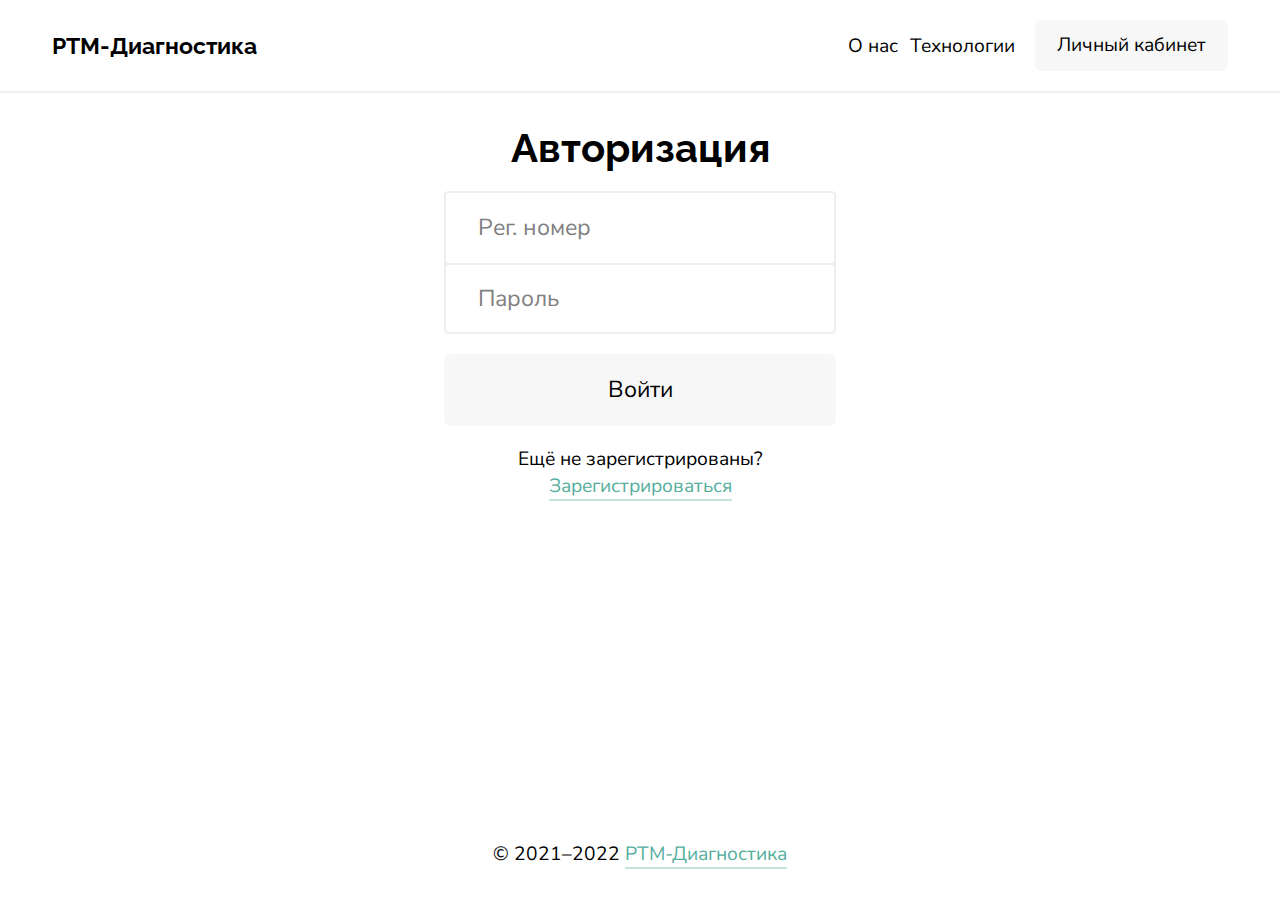
<file: login.html>
<!DOCTYPE html>
<html lang="ru">

<head>
    <meta charset="utf-8">
    <meta content="width=device-width, initial-scale=1" name="viewport">
    <title>Авторизация</title>
    <meta content="" name="description">
    <meta content="" name="keywords">
    <link href="" rel="shortcut icon" type="image/x-icon">
    <link href="" rel="icon" sizes="16x16" type="image/png">
    <link href="" rel="icon" sizes="32x32" type="image/png">
    <link href="" rel="icon" sizes="96x96" type="image/png">
    <link href="https://fonts.googleapis.com" rel="preconnect">
    <link crossorigin="" href="https://fonts.gstatic.com" rel="preconnect">
    <link href="https://fonts.googleapis.com/css2?family=Nunito+Sans:ital,wght@0,200;0,300;0,400;0,600;0,700;0,800;0,900;1,200;1,300;1,400;1,600;1,700;1,800;1,900&family=Raleway:ital,wght@0,100;0,200;0,300;0,400;0,500;0,600;0,700;0,800;0,900;1,100;1,200;1,300;1,400;1,500;1,600;1,700;1,800;1,900&display=swap" rel="stylesheet">
    <link href="wwwroot/css/base.min.css" rel="stylesheet" type="text/css">
    <link href="wwwroot/css/style.min.css" rel="stylesheet" type="text/css">
</head>

<body>
    <header class="header">
        <div class="header-logo">
            <a asp-action="Index" asp-area="" asp-controller="Home" asp-route-id="" href="index.html">
                <h5 class="text-lg">РТМ-Диагностика</h5>
            </a>
        </div>
        <nav class="header-nav">
            <a asp-action="About" asp-area="" asp-controller="Home" asp-route-id="" class="header-nav-link" href="about.html">О нас</a>
            <a asp-action="Technologies" asp-area="" asp-controller="Home" asp-route-id="" class="header-nav-link" href="technologies.html">Технологии</a>
        </nav>
        <div class="header-login">
            <a asp-action="Cabinet" asp-area="" asp-controller="Cabinet" asp-route-id="" class="button-md" href="registration.html">
                <i data-icon="user"></i>
                <span>Личный кабинет</span>
            </a>
            <!-- <div class="dropdown">
                <button class="button-md" type="button">
                    <i data-icon="user"></i>
                    <span>Личный кабинет</span>
                </button>
                <ul class="dropdown-list">
                    <li class="dropdown-item">
                        <a class="dropdown-link" href="cabinet.html">
                            <p class="text-md">Личный кабинет</p>
                        </a>
                    </li>
                    <li class="dropdown-item">
                        <a class="dropdown-link" href="">
                            <p class="text-md">Выйти</p>
                        </a>
                    </li>
                </ul>
            </div> -->
        </div>
    </header>
    <main class="main">
        <div class="login">
            <div class="login-title">
                <h2 class="text-xxxl">Авторизация</h2>
            </div>
            <form asp-action="Login" asp-anti-forgery="true" asp-controller="Account" class="login-form">
                <div asp-validation-summary="ModelOnly" class="validation is-hidden"></div>
                <div class="login-input">
                    <input asp-for="PatientCode" class="input-lg input-subtle" id="regNumber" placeholder="Рег. номер">
                    <span asp-validation-for="PatientCode"></span>
                    <input asp-for="Password" class="input-lg input-subtle" id="password" placeholder="Пароль" type="password">
                    <span asp-validation-for="Password"></span>
                </div>
                <div class="login-action">
                    <button class="button-lg" id="login" type="submit">Войти</button>
                </div>
            </form>
            <p class="text-md">Ещё не зарегистрированы? <a asp-action="Register" asp-area="" asp-controller="Account" class="link" href="registration.html">Зарегистрироваться</a></p>
        </div>
    </main>
    <footer class="footer">
        <p class="text-md">© 2021–2022 <a class="link" href="index.html">РТМ-Диагностика</a></p>
    </footer>
    <script src="wwwroot/js/jquery.min.js"></script>
    <script src="wwwroot/js/headroom.min.js"></script>
    <script src="wwwroot/js/jQuery.headroom.min.js"></script>
    <script src="wwwroot/js/script.js"></script>
</body>

</html>
</file>
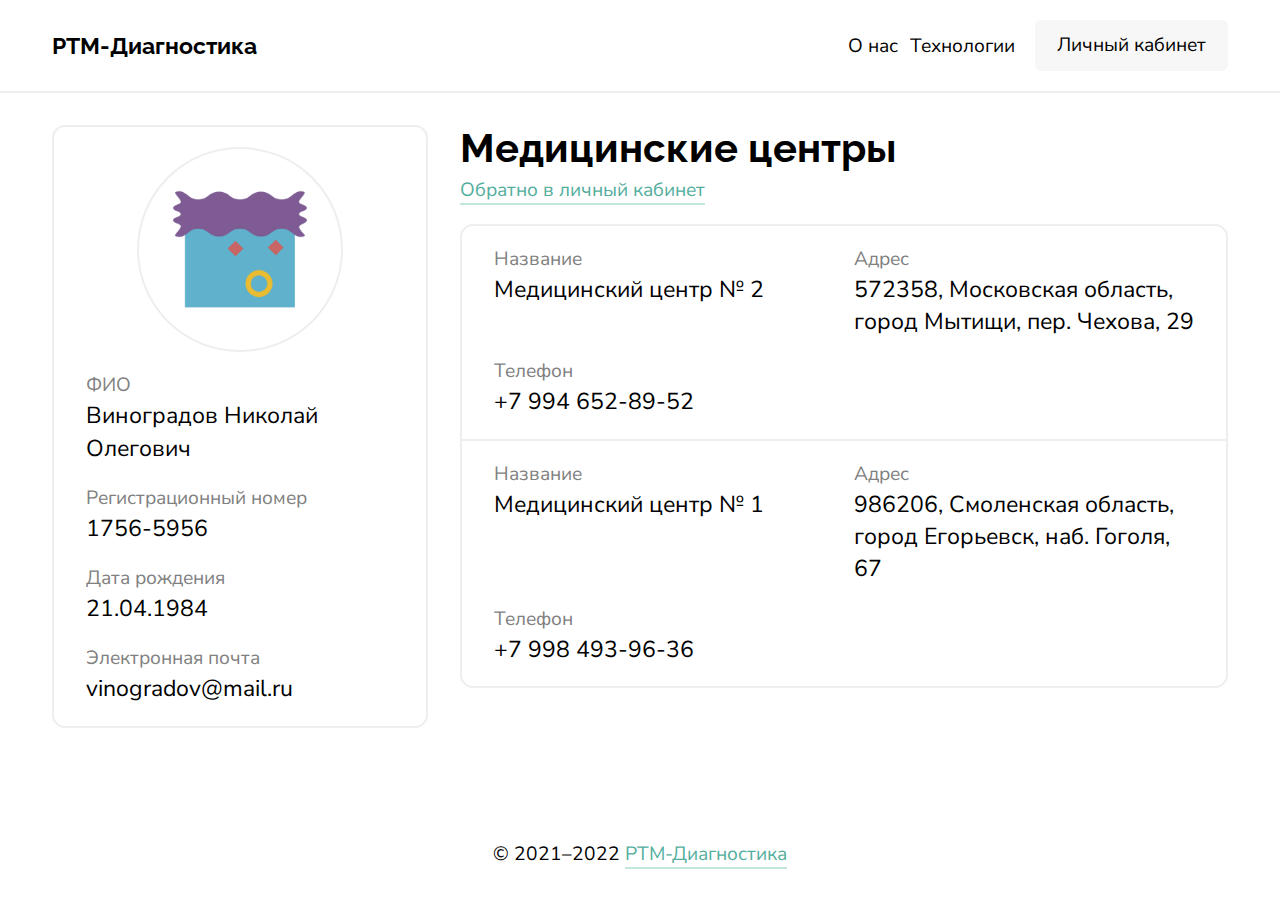
<file: medicalcenters.html>
<!DOCTYPE html>
<html lang="ru">

<head>
    <meta charset="utf-8">
    <meta content="width=device-width, initial-scale=1" name="viewport">
    <title>Медицинские центры</title>
    <meta content="" name="description">
    <meta content="" name="keywords">
    <link href="" rel="shortcut icon" type="image/x-icon">
    <link href="" rel="icon" sizes="16x16" type="image/png">
    <link href="" rel="icon" sizes="32x32" type="image/png">
    <link href="" rel="icon" sizes="96x96" type="image/png">
    <link href="https://fonts.googleapis.com" rel="preconnect">
    <link crossorigin="" href="https://fonts.gstatic.com" rel="preconnect">
    <link href="https://fonts.googleapis.com/css2?family=Nunito+Sans:ital,wght@0,200;0,300;0,400;0,600;0,700;0,800;0,900;1,200;1,300;1,400;1,600;1,700;1,800;1,900&family=Raleway:ital,wght@0,100;0,200;0,300;0,400;0,500;0,600;0,700;0,800;0,900;1,100;1,200;1,300;1,400;1,500;1,600;1,700;1,800;1,900&display=swap" rel="stylesheet">
    <link href="wwwroot/css/base.min.css" rel="stylesheet" type="text/css">
    <link href="wwwroot/css/style.min.css" rel="stylesheet" type="text/css">
</head>

<body>
    <header class="header">
        <div class="header-logo">
            <a asp-action="Index" asp-area="" asp-controller="Home" asp-route-id="" href="index.html">
                <h5 class="text-lg">РТМ-Диагностика</h5>
            </a>
        </div>
        <nav class="header-nav">
            <a asp-action="About" asp-area="" asp-controller="Home" asp-route-id="" class="header-nav-link" href="about.html">О нас</a>
            <a asp-action="Technologies" asp-area="" asp-controller="Home" asp-route-id="" class="header-nav-link" href="technologies.html">Технологии</a>
        </nav>
        <div class="header-login">
            <!-- <a asp-action="Cabinet" asp-area="" asp-controller="Cabinet" asp-route-id="" class="button-md" href="registration.html">
                <i data-icon="user"></i>
                <span>Личный кабинет</span>
            </a> -->
            <div class="dropdown">
                <button class="button-md" type="button">
                    <i data-icon="user"></i>
                    <span>Личный кабинет</span>
                </button>
                <ul class="dropdown-list">
                    <li class="dropdown-item">
                        <a class="dropdown-link" href="cabinet.html">
                            <p class="text-md">Личный кабинет</p>
                        </a>
                    </li>
                    <li class="dropdown-item">
                        <a class="dropdown-link" href="">
                            <p class="text-md">Выйти</p>
                        </a>
                    </li>
                </ul>
            </div>
        </div>
    </header>
    <main class="main">
        <div class="cabinet">
            <aside class="cabinet-aside">
                <div class="profile">
                    <button class="button-md button-icon button-subtle" id="closeProfile" title="Закрыть" type="button">
                        <i data-icon="x"></i>
                    </button>
                    <figure class="profile-thumb">
                        <img alt="" class="profile-img" src="wwwroot/images/avatar.png">
                    </figure>
                    <ul class="profile-list">
                        <li class="profile-item">
                            <span class="desc">ФИО</span>
                            <p class="text-lg">Виноградов Николай Олегович</p>
                        </li>
                        <li class="profile-item">
                            <span class="desc">Регистрационный номер</span>
                            <p class="text-lg">1756-5956</p>
                        </li>
                        <li class="profile-item">
                            <span class="desc">Дата рождения</span>
                            <p class="text-lg">21.04.1984</p>
                        </li>
                        <li class="profile-item">
                            <span class="desc">Электронная почта</span>
                            <p class="text-lg">vinogradov@mail.ru</p>
                        </li>
                    </ul>
                </div>
            </aside>
            <div class="cabinet-body">
                <header class="cabinet-header">
                    <div class="cabinet-header-title">
                        <h2 class="text-xxxl">Медицинские центры</h2>
                        <button class="button-md button-subtle" id="openProfile" type="button">Профиль</button>
                    </div>
                    <div class="cabinet-header-action">
                        <p class="text-md">
                            <a class="link" href="cabinet.html">Обратно в личный кабинет</a>
                        </p>
                    </div>
                </header>
                <div class="medical-centers">
                    <ul class="medical-centers-list">
                        <li class="medical-centers-item">
                            <div class="row" data-columns="2">
                                <div class="column">
                                    <span class="desc">Название</span>
                                    <p class="text-lg">Медицинский центр № 2</p>
                                </div>
                                <div class="column">
                                    <span class="desc">Адрес</span>
                                    <p class="text-lg">572358, Московская область, город Мытищи, пер. Чехова, 29</p>
                                </div>
                                <div class="column">
                                    <span class="desc">Телефон</span>
                                    <p class="text-lg">+7 994 652-89-52</p>
                                </div>
                            </div>
                        </li>
                        <li class="medical-centers-item">
                            <div class="row" data-columns="2">
                                <div class="column">
                                    <span class="desc">Название</span>
                                    <p class="text-lg">Медицинский центр № 1</p>
                                </div>
                                <div class="column">
                                    <span class="desc">Адрес</span>
                                    <p class="text-lg">986206, Смоленская область, город Егорьевск, наб. Гоголя, 67</p>
                                </div>
                                <div class="column">
                                    <span class="desc">Телефон</span>
                                    <p class="text-lg">+7 998 493-96-36</p>
                                </div>
                            </div>
                        </li>
                    </ul>
                </div>
            </div>
        </div>
    </main>
    <footer class="footer">
        <p class="text-md">© 2021–2022 <a class="link" href="index.html">РТМ-Диагностика</a></p>
    </footer>
    <script src="wwwroot/js/jquery.min.js"></script>
    <script src="wwwroot/js/headroom.min.js"></script>
    <script src="wwwroot/js/jQuery.headroom.min.js"></script>
    <script src="wwwroot/js/script.js"></script>
</body>

</html>
</file>
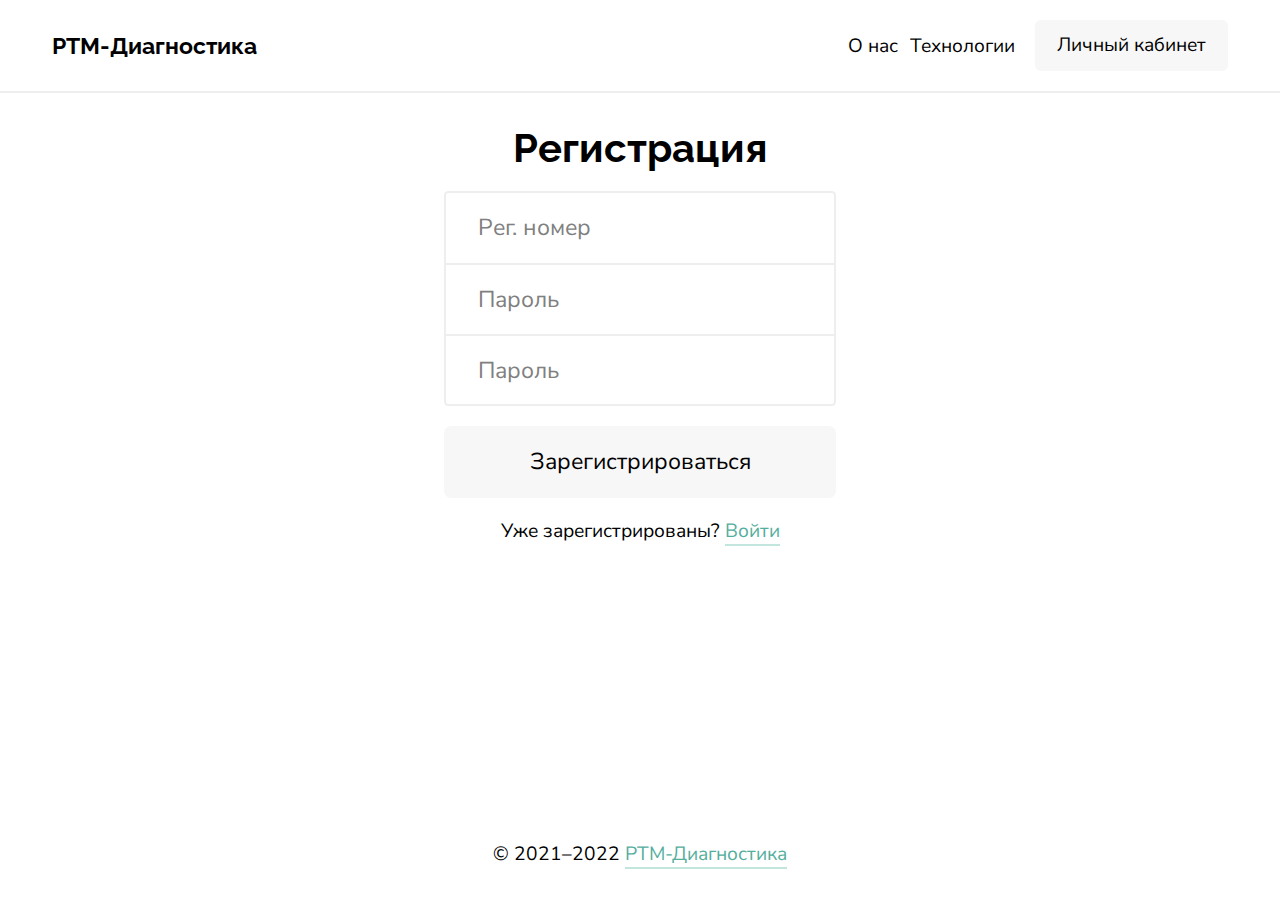
<file: registration.html>
<!DOCTYPE html>
<html lang="ru">

<head>
    <meta charset="utf-8">
    <meta content="width=device-width, initial-scale=1" name="viewport">
    <title>Регистрация</title>
    <meta content="" name="description">
    <meta content="" name="keywords">
    <link href="" rel="shortcut icon" type="image/x-icon">
    <link href="" rel="icon" sizes="16x16" type="image/png">
    <link href="" rel="icon" sizes="32x32" type="image/png">
    <link href="" rel="icon" sizes="96x96" type="image/png">
    <link href="https://fonts.googleapis.com" rel="preconnect">
    <link crossorigin="" href="https://fonts.gstatic.com" rel="preconnect">
    <link href="https://fonts.googleapis.com/css2?family=Nunito+Sans:ital,wght@0,200;0,300;0,400;0,600;0,700;0,800;0,900;1,200;1,300;1,400;1,600;1,700;1,800;1,900&family=Raleway:ital,wght@0,100;0,200;0,300;0,400;0,500;0,600;0,700;0,800;0,900;1,100;1,200;1,300;1,400;1,500;1,600;1,700;1,800;1,900&display=swap" rel="stylesheet">
    <link href="wwwroot/css/base.min.css" rel="stylesheet" type="text/css">
    <link href="wwwroot/css/style.min.css" rel="stylesheet" type="text/css">
</head>

<body>
    <header class="header">
        <div class="header-logo">
            <a asp-action="Index" asp-area="" asp-controller="Home" asp-route-id="" href="index.html">
                <h5 class="text-lg">РТМ-Диагностика</h5>
            </a>
        </div>
        <nav class="header-nav">
            <a asp-action="About" asp-area="" asp-controller="Home" asp-route-id="" class="header-nav-link" href="about.html">О нас</a>
            <a asp-action="Technologies" asp-area="" asp-controller="Home" asp-route-id="" class="header-nav-link" href="technologies.html">Технологии</a>
        </nav>
        <div class="header-login">
            <a asp-action="Cabinet" asp-area="" asp-controller="Cabinet" asp-route-id="" class="button-md" href="registration.html">
                <i data-icon="user"></i>
                <span>Личный кабинет</span>
            </a>
            <!-- <div class="dropdown">
                <button class="button-md" type="button">
                    <i data-icon="user"></i>
                    <span>Личный кабинет</span>
                </button>
                <ul class="dropdown-list">
                    <li class="dropdown-item">
                        <a class="dropdown-link" href="cabinet.html">
                            <p class="text-md">Личный кабинет</p>
                        </a>
                    </li>
                    <li class="dropdown-item">
                        <a class="dropdown-link" href="">
                            <p class="text-md">Выйти</p>
                        </a>
                    </li>
                </ul>
            </div> -->
        </div>
    </header>
    <main class="main">
        <div class="login">
            <div class="login-title">
                <h2 class="text-xxxl">Регистрация</h2>
            </div>
            <form asp-action="Register" asp-anti-forgery="true" asp-controller="Account" class="login-form">
                <div asp-validation-summary="ModelOnly" class="validation is-hidden"></div>
                <div class="login-input">
                    <input asp-for="PatientCode" class="input-lg input-subtle" id="regNumber" placeholder="Рег. номер">
                    <span asp-validation-for="PatientCode"></span>
                    <input asp-for="Password" class="input-lg input-subtle" id="password1" placeholder="Пароль" type="password">
                    <span asp-validation-for="Password"></span>
                    <input asp-for="ConfirmPassword" class="input-lg input-subtle" id="password2" placeholder="Пароль" type="password">
                    <span asp-validation-for="ConfirmPassword"></span>
                </div>
                <div class="login-action">
                    <button class="button-lg" id="registration" type="submit">Зарегистрироваться</button>
                </div>
            </form>
            <p class="text-md">
                Уже зарегистрированы?
                <a asp-action="Login" asp-area="" asp-controller="Account" class="link" href="login.html">Войти</a>
            </p>
        </div>
    </main>
    <footer class="footer">
        <p class="text-md">© 2021–2022 <a class="link" href="index.html">РТМ-Диагностика</a></p>
    </footer>
    <script src="wwwroot/js/jquery.min.js"></script>
    <script src="wwwroot/js/headroom.min.js"></script>
    <script src="wwwroot/js/jQuery.headroom.min.js"></script>
    <script src="wwwroot/js/script.js"></script>
</body>

</html>
</file>
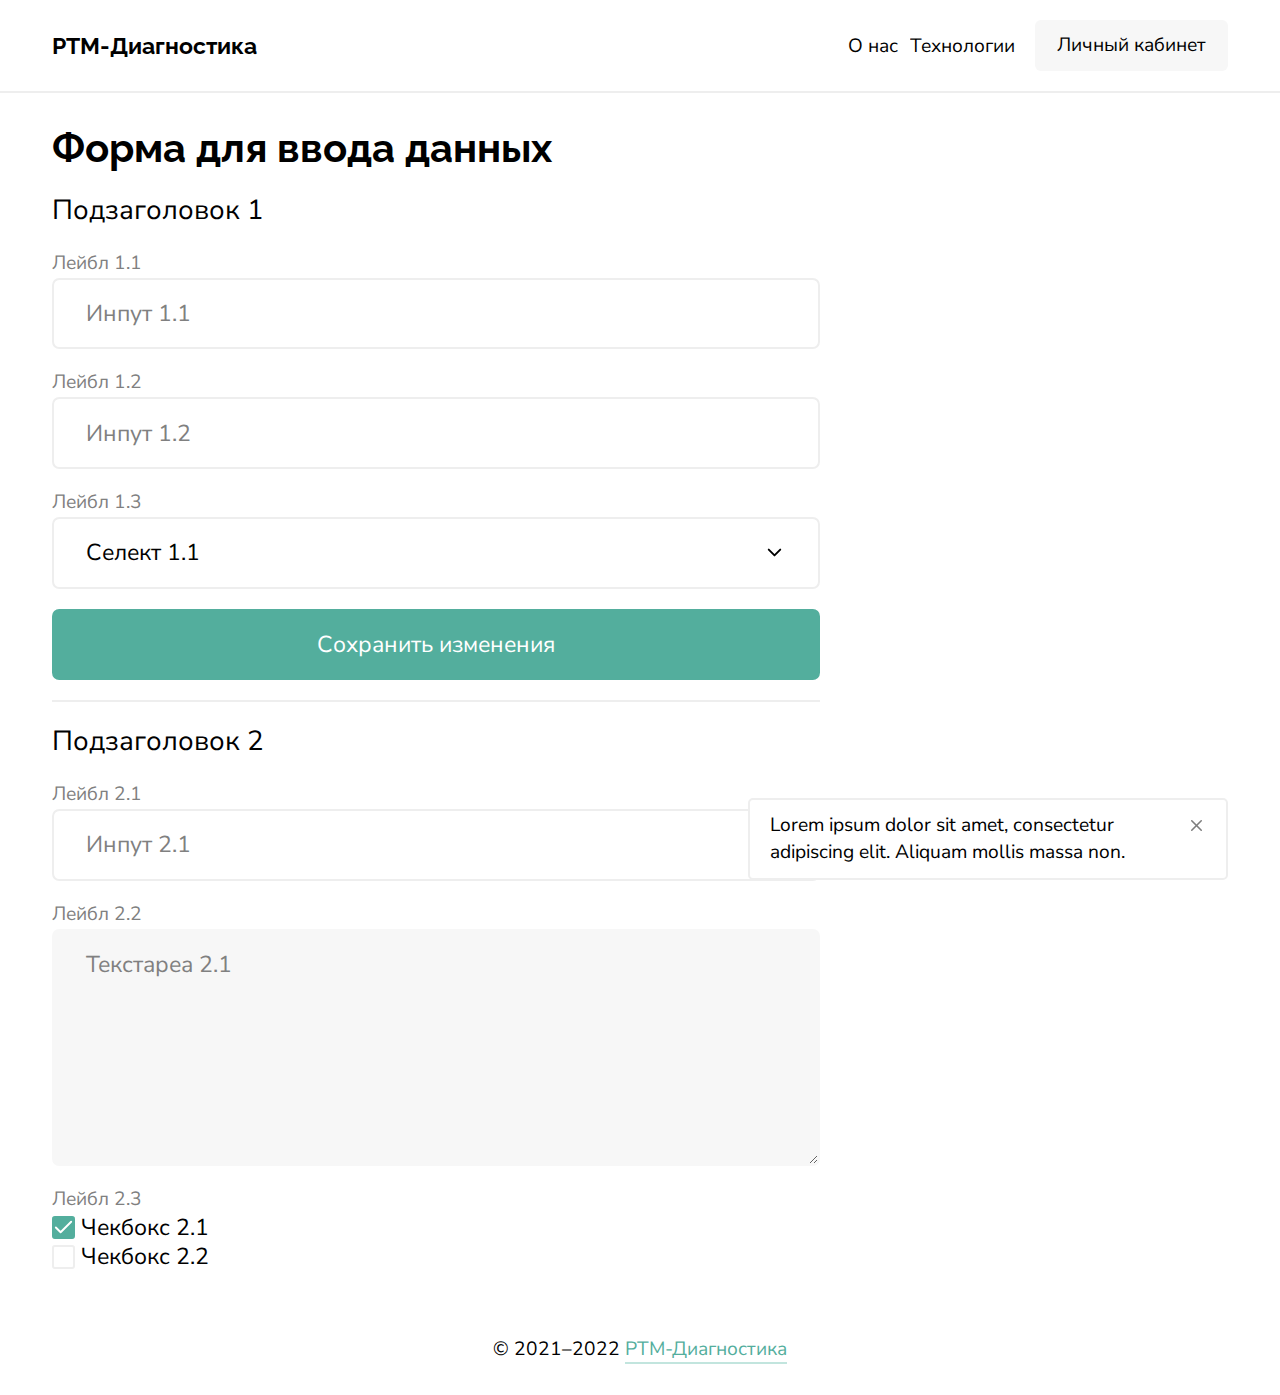
<file: sample-form.html>
<!DOCTYPE html>
<html lang="ru">

<head>
    <meta charset="utf-8">
    <meta content="width=device-width, initial-scale=1" name="viewport">
    <title>Форма для ввода данных</title>
    <meta content="" name="description">
    <meta content="" name="keywords">
    <link href="" rel="shortcut icon" type="image/x-icon">
    <link href="" rel="icon" sizes="16x16" type="image/png">
    <link href="" rel="icon" sizes="32x32" type="image/png">
    <link href="" rel="icon" sizes="96x96" type="image/png">
    <link href="https://fonts.googleapis.com" rel="preconnect">
    <link crossorigin="" href="https://fonts.gstatic.com" rel="preconnect">
    <link href="https://fonts.googleapis.com/css2?family=Nunito+Sans:ital,wght@0,200;0,300;0,400;0,600;0,700;0,800;0,900;1,200;1,300;1,400;1,600;1,700;1,800;1,900&family=Raleway:ital,wght@0,100;0,200;0,300;0,400;0,500;0,600;0,700;0,800;0,900;1,100;1,200;1,300;1,400;1,500;1,600;1,700;1,800;1,900&display=swap" rel="stylesheet">
    <link href="wwwroot/css/base.min.css" rel="stylesheet" type="text/css">
    <link href="wwwroot/css/style.min.css" rel="stylesheet" type="text/css">
</head>

<body>
    <div class="alert">
        <p class="text-md">Lorem ipsum dolor sit amet, consectetur adipiscing elit. Aliquam mollis massa non.</p>
        <button class="button-md button-icon button-subtle" title="Закрыть" type="button">
            <i data-icon="x"></i>
        </button>
    </div>
    <header class="header">
        <div class="header-logo">
            <a asp-action="Index" asp-area="" asp-controller="Home" asp-route-id="" href="index.html">
                <h5 class="text-lg">РТМ-Диагностика</h5>
            </a>
        </div>
        <nav class="header-nav">
            <a asp-action="About" asp-area="" asp-controller="Home" asp-route-id="" class="header-nav-link" href="about.html">О нас</a>
            <a asp-action="Technologies" asp-area="" asp-controller="Home" asp-route-id="" class="header-nav-link" href="technologies.html">Технологии</a>
        </nav>
        <div class="header-login">
            <a asp-action="Cabinet" asp-area="" asp-controller="Cabinet" asp-route-id="" class="button-md" href="registration.html">
                <i data-icon="user"></i>
                <span>Личный кабинет</span>
            </a>
            <!-- <div class="dropdown">
                <button class="button-md" type="button">
                    <i data-icon="user"></i>
                    <span>Личный кабинет</span>
                </button>
                <ul class="dropdown-list">
                    <li class="dropdown-item">
                        <a class="dropdown-link" href="cabinet.html">
                            <p class="text-md">Личный кабинет</p>
                        </a>
                    </li>
                    <li class="dropdown-item">
                        <a class="dropdown-link" href="">
                            <p class="text-md">Выйти</p>
                        </a>
                    </li>
                </ul>
            </div> -->
        </div>
    </header>
    <main class="main">
        <div class="cabinet">
            <div class="cabinet-body">
                <header class="cabinet-header">
                    <div class="cabinet-header-title">
                        <h2 class="text-xxxl">Форма для ввода данных</h2>
                    </div>
                </header>
                <div class="admin">
                    <form asp-action="Contact" asp-anti-forgery="true" asp-controller="Cabinet" class="admin-form" method="post">
                        <div asp-validation-summary="ModelOnly" class="validation is-hidden"></div>
                        <p class="text-xl">Подзаголовок 1</p>
                        <div class="row" data-columns="1">
                            <div class="column">
                                <label class="desc">Лейбл 1.1</label>
                                <input asp-for="" class="input-lg input-subtle" placeholder="Инпут 1.1" value="">
                                <span asp-validation-for=""></span>
                            </div>
                            <div class="column">
                                <label class="desc">Лейбл 1.2</label>
                                <input asp-for="" class="input-lg input-subtle" placeholder="Инпут 1.2" value="">
                                <span asp-validation-for=""></span>
                            </div>
                            <div class="column">
                                <label class="desc">Лейбл 1.3</label>
                                <select class="select-lg select-subtle">
                                    <option selected>Селект 1.1</option>
                                    <option value="">Селект 1.2</option>
                                    <option value="">Селект 1.3</option>
                                    <option value="">Селект 1.4</option>
                                    <option value="">Селект 1.5</option>
                                </select>
                            </div>
                            <div class="column align-self-end">
                                <button class="button-lg button-primary" id="saveContactInfo" type="submit">Сохранить изменения</button>
                            </div>
                        </div>
                        <div class="separator"></div>
                        <p class="text-xl">Подзаголовок 2</p>
                        <div class="row" data-columns="1">
                            <div class="column">
                                <label class="desc">Лейбл 2.1</label>
                                <input asp-for="" class="input-lg input-subtle" placeholder="Инпут 2.1" value="">
                                <span asp-validation-for=""></span>
                            </div>
                            <div class="column">
                                <label class="desc">Лейбл 2.2</label>
                                <textarea class="textarea-lg textarea-subtle" placeholder="Текстареа 2.1"></textarea>
                            </div>
                            <div class="column">
                                <label class="desc">Лейбл 2.3</label>
                                <div class="checkbox-lg">
                                    <input checked id="checkbox_1" type="checkbox" value="1">
                                    <label for="checkbox_1">Чекбокс 2.1</label>
                                </div>
                                <div class="checkbox-lg">
                                    <input id="checkbox_2" type="checkbox" value="2">
                                    <label for="checkbox_2">Чекбокс 2.2</label>
                                </div>
                            </div>
                        </div>
                    </form>
                </div>
            </div>
        </div>
    </main>
    <footer class="footer">
        <p class="text-md">© 2021–2022 <a class="link" href="index.html">РТМ-Диагностика</a></p>
    </footer>
    <script src="wwwroot/js/jquery.min.js"></script>
    <script src="wwwroot/js/headroom.min.js"></script>
    <script src="wwwroot/js/jQuery.headroom.min.js"></script>
    <script src="wwwroot/js/script.js"></script>
</body>

</html>
</file>
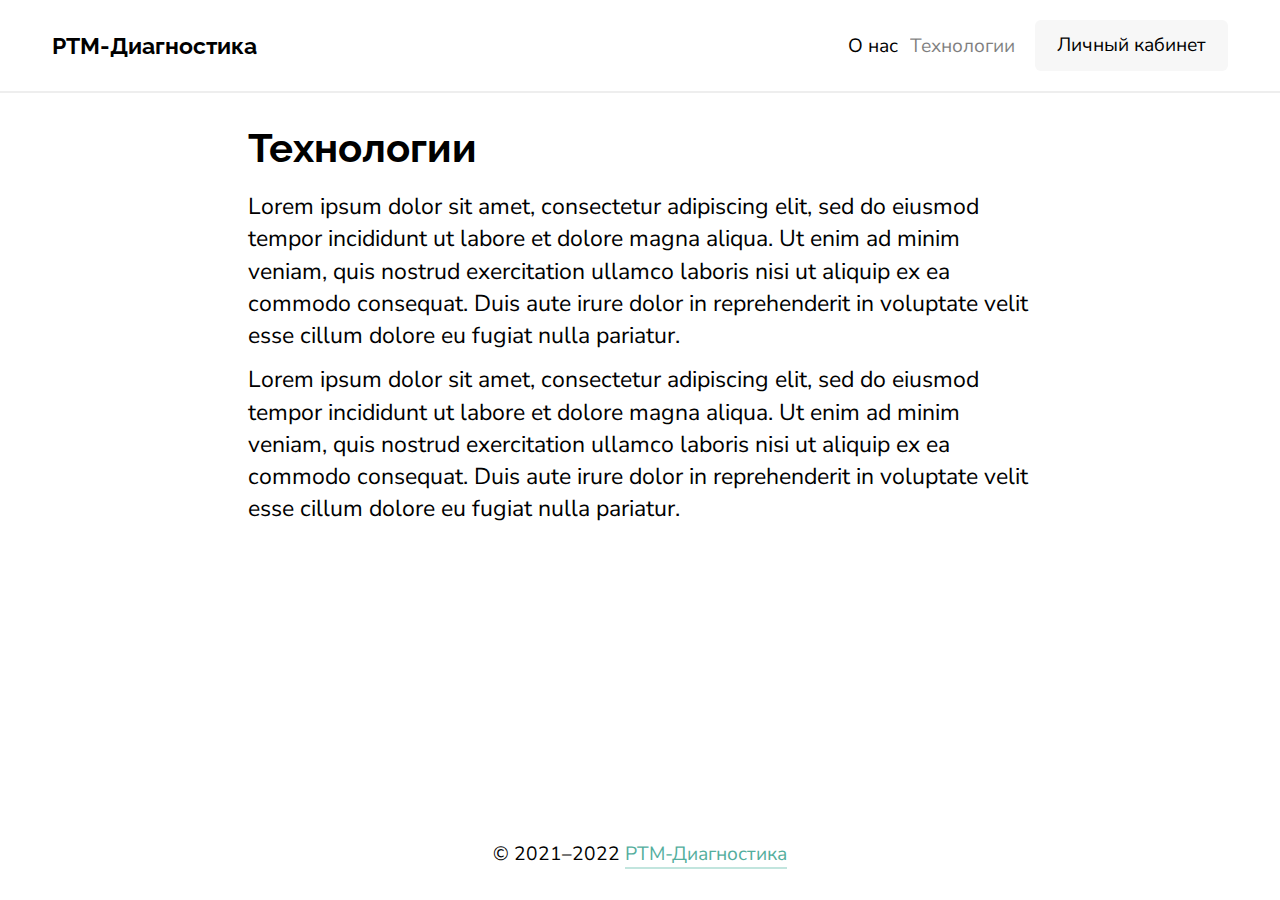
<file: technologies.html>
<!DOCTYPE html>
<html lang="ru">

<head>
    <meta charset="utf-8">
    <meta content="width=device-width, initial-scale=1" name="viewport">
    <title>Технологии</title>
    <meta content="" name="description">
    <meta content="" name="keywords">
    <link href="" rel="shortcut icon" type="image/x-icon">
    <link href="" rel="icon" sizes="16x16" type="image/png">
    <link href="" rel="icon" sizes="32x32" type="image/png">
    <link href="" rel="icon" sizes="96x96" type="image/png">
    <link href="https://fonts.googleapis.com" rel="preconnect">
    <link crossorigin="" href="https://fonts.gstatic.com" rel="preconnect">
    <link href="https://fonts.googleapis.com/css2?family=Nunito+Sans:ital,wght@0,200;0,300;0,400;0,600;0,700;0,800;0,900;1,200;1,300;1,400;1,600;1,700;1,800;1,900&family=Raleway:ital,wght@0,100;0,200;0,300;0,400;0,500;0,600;0,700;0,800;0,900;1,100;1,200;1,300;1,400;1,500;1,600;1,700;1,800;1,900&display=swap" rel="stylesheet">
    <link href="wwwroot/css/base.min.css" rel="stylesheet" type="text/css">
    <link href="wwwroot/css/style.min.css" rel="stylesheet" type="text/css">
</head>

<body>
    <header class="header">
        <div class="header-logo">
            <a asp-action="Index" asp-area="" asp-controller="Home" asp-route-id="" href="index.html">
                <h5 class="text-lg">РТМ-Диагностика</h5>
            </a>
        </div>
        <nav class="header-nav">
            <a asp-action="About" asp-area="" asp-controller="Home" asp-route-id="" class="header-nav-link" href="about.html">О нас</a>
            <a asp-action="Technologies" asp-area="" asp-controller="Home" asp-route-id="" class="header-nav-link is-active" href="technologies.html">Технологии</a>
        </nav>
        <div class="header-login">
            <a asp-action="Cabinet" asp-area="" asp-controller="Cabinet" asp-route-id="" class="button-md" href="registration.html">
                <i data-icon="user"></i>
                <span>Личный кабинет</span>
            </a>
            <!-- <div class="dropdown">
                <button class="button-md" type="button">
                    <i data-icon="user"></i>
                    <span>Личный кабинет</span>
                </button>
                <ul class="dropdown-list">
                    <li class="dropdown-item">
                        <a class="dropdown-link" href="cabinet.html">
                            <p class="text-md">Личный кабинет</p>
                        </a>
                    </li>
                    <li class="dropdown-item">
                        <a class="dropdown-link" href="">
                            <p class="text-md">Выйти</p>
                        </a>
                    </li>
                </ul>
            </div> -->
        </div>
    </header>
    <main class="main">
        <div class="article">
            <div class="article-title">
                <h2 class="text-xxxl">Технологии</h2>
            </div>
            <div class="article-content">
                <p class="text-lg">Lorem ipsum dolor sit amet, consectetur adipiscing elit, sed do eiusmod tempor incididunt ut labore et dolore magna aliqua. Ut enim ad minim veniam, quis nostrud exercitation ullamco laboris nisi ut aliquip ex ea commodo consequat. Duis aute irure dolor in reprehenderit in voluptate velit esse cillum dolore eu fugiat nulla pariatur.</p>
                <p class="text-lg">Lorem ipsum dolor sit amet, consectetur adipiscing elit, sed do eiusmod tempor incididunt ut labore et dolore magna aliqua. Ut enim ad minim veniam, quis nostrud exercitation ullamco laboris nisi ut aliquip ex ea commodo consequat. Duis aute irure dolor in reprehenderit in voluptate velit esse cillum dolore eu fugiat nulla pariatur.</p>
            </div>
        </div>
    </main>
    <footer class="footer">
        <p class="text-md">© 2021–2022 <a class="link" href="index.html">РТМ-Диагностика</a></p>
    </footer>
    <script src="wwwroot/js/jquery.min.js"></script>
    <script src="wwwroot/js/headroom.min.js"></script>
    <script src="wwwroot/js/jQuery.headroom.min.js"></script>
    <script src="wwwroot/js/script.js"></script>
</body>

</html>
</file>
<file: wwwroot/css/base.min.css>
*,::after,::before{box-sizing:inherit}*{font:inherit}*,:root{--space-xxxxs:calc(0.125 * var(--space-unit));--space-xxxs:calc(0.25 * var(--space-unit));--space-xxs:calc(0.375 * var(--space-unit));--space-xs:calc(0.5 * var(--space-unit));--space-sm:calc(0.75 * var(--space-unit));--space-md:calc(1.25 * var(--space-unit));--space-lg:calc(2 * var(--space-unit));--space-xl:calc(3.25 * var(--space-unit));--space-xxl:calc(5.25 * var(--space-unit));--space-xxxl:calc(8.5 * var(--space-unit));--space-xxxxl:calc(13.75 * var(--space-unit));--text-xs:calc((var(--text-unit) / var(--text-scale-ratio)) / var(--text-scale-ratio));--text-sm:calc(var(--text-xs) * var(--text-scale-ratio));--text-md:calc(var(--text-sm) * var(--text-scale-ratio) * var(--text-scale-ratio));--text-lg:calc(var(--text-md) * var(--text-scale-ratio));--text-xl:calc(var(--text-lg) * var(--text-scale-ratio));--text-xxl:calc(var(--text-xl) * var(--text-scale-ratio));--text-xxxl:calc(var(--text-xxl) * var(--text-scale-ratio));--text-xxxxl:calc(var(--text-xxxl) * var(--text-scale-ratio))}:root{--icon-unit:1rem;--radius:.25em;--space-unit:1rem;--text-scale-ratio:1.25;--text-unit:1.125rem;--max-width-xs:38em;--max-width-sm:48em;--max-width-md:64em;--max-width-lg:80em;--max-width-xl:90em;--radius-xxxxs:calc(0.125 * var(--radius));--radius-xxxs:calc(0.25 * var(--radius));--radius-xxs:calc(0.375 * var(--radius));--radius-xs:calc(0.5 * var(--radius));--radius-sm:calc(0.75 * var(--radius));--radius-md:calc(1.25 * var(--radius));--radius-lg:calc(2 * var(--radius));--radius-xl:calc(3.25 * var(--radius));--radius-xxl:calc(5.25 * var(--radius));--radius-xxxl:calc(8.5 * var(--radius));--radius-xxxxl:calc(13.75 * var(--radius))}@media screen and (max-width:80em){:root{--text-scale-ratio:1.2;--text-unit:1rem}}@media screen and (max-width:48em){:root{--text-scale-ratio:1.15}}:root{--color-black:#000;--color-gray-darker:#080808;--color-gray-dark:#111;--color-gray:#808080;--color-gray-light:#eee;--color-gray-lighter:#f7f7f7;--color-white:#fff;--color-blue-dark:#60b2cc;--color-blue-light:#bbe3f7;--color-green-dark:#53ae9d;--color-green-light:#c2e5de;--color-orange-dark:#ee783b;--color-orange-light:#fdd5bf;--color-purple-dark:#7f5b93;--color-purple-light:#c4b1d3;--color-red-dark:#c96565;--color-red-light:#fabebd;--color-yellow-dark:#eabc32;--color-yellow-light:#f7e695}[hidden]{display:none}a,abbr,address,area,article,aside,audio,b,blockquote,body,button,canvas,caption,cite,code,dd,del,details,dfn,div,dl,dt,em,embed,fieldset,figcaption,figure,footer,form,h1,h2,h3,h4,h5,h6,header,hgroup,hr,html,i,iframe,img,input,ins,kbd,label,legend,li,main,mark,menu,nav,object,ol,output,p,pre,q,rp,rt,rtc,ruby,s,samp,section,select,small,span,strong,sub,summary,sup,table,tbody,td,textarea,tfoot,th,thead,time,tr,ul,var,video{border:0;margin:0;padding:0;transition:.125s ease-in-out;transition-property:background-color,border-color,color,opacity,transform,visibility}a{background-color:transparent;color:inherit;text-decoration:none}article,aside,details,figcaption,figure,footer,header,hgroup,main,menu,nav,section{display:block}b,strong{font-weight:700}blockquote,q{quotes:none}body{background-color:var(--color-white);color:var(--color-black);font:400 var(--text-unit) "Nunito Sans",sans-serif}h1,h2,h3,h4,h5,h6{font-family:Raleway,sans-serif;font-weight:700}h1{font-size:var(--text-xxxxl)}h2{font-size:var(--text-xxxl)}h3{font-size:var(--text-xxl)}h4{font-size:var(--text-xl)}h5{font-size:var(--text-lg)}h6{font-size:var(--text-md)}html{box-sizing:border-box}img,svg,video{max-width:100%}img{vertical-align:bottom}svg{flex-shrink:0}menu,ol,ul{list-style:none}p{line-height:1.4}s{text-decoration:line-through}small{font-size:var(--text-sm)}table{border-collapse:collapse;border-spacing:0}.clearfix::after,.clearfix::before{content:"";display:table}.clearfix::after{clear:both}.field-validation-error{color:var(--color-red-dark)!important}.is-hidden{display:none;opacity:0;visibility:hidden}.not-hidden{display:block;opacity:1;visibility:visible}.sr-only,.sr-only-focusable:not(:focus):not(:focus-within){border:0;clip:rect(1px,1px,1px,1px);clip-path:inset(50%);height:1px;overflow:hidden;padding:0;position:absolute;white-space:nowrap;width:1px}[data-columns]{display:-ms-grid;display:grid;grid-gap:var(--space-md);-ms-grid-rows:auto;grid-template-rows:auto}[data-columns="1"]{-ms-grid-columns:(1fr)[1];grid-template-columns:repeat(1,1fr);grid-template-columns:repeat(1,100%)}[data-columns="2"]{-ms-grid-columns:(1fr)[2];grid-template-columns:repeat(2,1fr);grid-template-columns:repeat(2,calc((100% - var(--space-md))/ 2))}[data-columns="3"]{-ms-grid-columns:(1fr)[3];grid-template-columns:repeat(3,1fr);grid-template-columns:repeat(3,calc((100% - 2 * var(--space-md))/ 3))}[data-columns="4"]{-ms-grid-columns:(1fr)[4];grid-template-columns:repeat(4,1fr);grid-template-columns:repeat(4,calc((100% - 3 * var(--space-md))/ 4))}[data-columns="5"]{-ms-grid-columns:(1fr)[5];grid-template-columns:repeat(5,1fr);grid-template-columns:repeat(5,calc((100% - 4 * var(--space-md))/ 5))}[data-columns="6"]{-ms-grid-columns:(1fr)[6];grid-template-columns:repeat(6,1fr);grid-template-columns:repeat(6,calc((100% - 5 * var(--space-md))/ 6))}@media screen and (max-width:64em){[data-columns="1"]{-ms-grid-columns:(1fr)[1];grid-template-columns:repeat(1,1fr);grid-template-columns:repeat(1,100%)}[data-columns="2"]{-ms-grid-columns:(1fr)[2];grid-template-columns:repeat(2,1fr);grid-template-columns:repeat(2,calc((100% - var(--space-md))/ 2))}[data-columns="3"]{-ms-grid-columns:(1fr)[2];grid-template-columns:repeat(2,1fr);grid-template-columns:repeat(2,calc((100% - var(--space-md))/ 2))}[data-columns="4"]{-ms-grid-columns:(1fr)[2];grid-template-columns:repeat(2,1fr);grid-template-columns:repeat(2,calc((100% - var(--space-md))/ 2))}[data-columns="5"]{-ms-grid-columns:(1fr)[3];grid-template-columns:repeat(3,1fr);grid-template-columns:repeat(3,calc((100% - 2 * var(--space-md))/ 3))}[data-columns="6"]{-ms-grid-columns:(1fr)[3];grid-template-columns:repeat(3,1fr);grid-template-columns:repeat(3,calc((100% - 2 * var(--space-md))/ 3))}}@media screen and (max-width:48em){[data-columns="1"]{-ms-grid-columns:(1fr)[1];grid-template-columns:repeat(1,1fr);grid-template-columns:repeat(1,100%)}[data-columns="2"]{-ms-grid-columns:(1fr)[1];grid-template-columns:repeat(1,1fr);grid-template-columns:repeat(1,100%)}[data-columns="3"]{-ms-grid-columns:(1fr)[2];grid-template-columns:repeat(2,1fr);grid-template-columns:repeat(2,calc((100% - var(--space-md))/ 2))}[data-columns="4"]{-ms-grid-columns:(1fr)[2];grid-template-columns:repeat(2,1fr);grid-template-columns:repeat(2,calc((100% - var(--space-md))/ 2))}[data-columns="5"]{-ms-grid-columns:(1fr)[2];grid-template-columns:repeat(2,1fr);grid-template-columns:repeat(2,calc((100% - var(--space-md))/ 2))}[data-columns="6"]{-ms-grid-columns:(1fr)[3];grid-template-columns:repeat(3,1fr);grid-template-columns:repeat(3,calc((100% - 2 * var(--space-md))/ 3))}}
</file>
<file: wwwroot/css/style.min.css>
:focus{outline:0}body,html{overflow-x:hidden}body{display:flex;flex-direction:column;min-height:100vh;position:relative}form>:not(:last-child){margin-bottom:var(--space-md)}form button,form input{width:100%!important}.button-lg,.button-md,.button-sm,.input-lg,.input-md,.input-sm,.select-lg,.select-md,.select-sm,.textarea-lg,.textarea-md,.textarea-sm,button,input,select,textarea{appearance:none;background-color:var(--color-gray-lighter);border:2px solid transparent;border-radius:var(--radius-md);color:var(--color-black);font:400 var(--text-md)/1.2 "Nunito Sans",sans-serif;font-family:"Nunito Sans",sans-serif;font-size:var(--text-md);font-weight:400;line-height:1.2;overflow:hidden;position:relative;text-overflow:ellipsis;width:100%}.button-lg:focus,.button-lg:hover,.button-md:focus,.button-md:hover,.button-sm:focus,.button-sm:hover,.input-lg:focus,.input-lg:hover,.input-md:focus,.input-md:hover,.input-sm:focus,.input-sm:hover,.select-lg:focus,.select-lg:hover,.select-md:focus,.select-md:hover,.select-sm:focus,.select-sm:hover,.textarea-lg:focus,.textarea-lg:hover,.textarea-md:focus,.textarea-md:hover,.textarea-sm:focus,.textarea-sm:hover,button:focus,button:hover,input:focus,input:hover,select:focus,select:hover,textarea:focus,textarea:hover{background-color:var(--color-gray-light)}.button-sm,.input-sm,.select-sm,.textarea-sm{font-size:var(--text-sm);padding:var(--space-xs) var(--space-sm)}.button-md,.input-md,.select-md,.textarea-md{font-size:var(--text-md);padding:var(--space-sm) var(--space-md)}.button-lg,.input-lg,.select-lg,.textarea-lg{font-size:var(--text-lg);padding:var(--space-md) var(--space-lg)}.button-lg,.button-md,.button-sm,button{align-items:center;cursor:pointer;display:inline-flex;justify-content:center;position:relative;text-decoration:none;width:fit-content}.button-lg>:not(:last-child),.button-md>:not(:last-child),.button-sm>:not(:last-child),button>:not(:last-child){margin-right:var(--space-xxs)}.button-sm{height:calc(1.2 * var(--text-sm) + 2 * var(--space-xs) + 2 * 2px);min-width:calc(1.2 * var(--text-sm) + 2 * var(--space-xs) + 2 * 2px)}.button-sm.button-icon{border-radius:50%;flex-shrink:0;height:calc(1.2 * var(--text-sm) + 2 * var(--space-xs) + 2 * 2px);max-width:calc(1.2 * var(--text-sm) + 2 * var(--space-xs) + 2 * 2px);padding:var(--space-xs);width:calc(1.2 * var(--text-sm) + 2 * var(--space-xs) + 2 * 2px)}.button-md{height:calc(1.2 * var(--text-md) + 2 * var(--space-sm) + 2 * 2px);min-width:calc(1.2 * var(--text-md) + 2 * var(--space-sm) + 2 * 2px)}.button-md.button-icon{border-radius:50%;flex-shrink:0;height:calc(1.2 * var(--text-md) + 2 * var(--space-sm) + 2 * 2px);max-width:calc(1.2 * var(--text-md) + 2 * var(--space-sm) + 2 * 2px);padding:var(--space-sm);width:calc(1.2 * var(--text-md) + 2 * var(--space-sm) + 2 * 2px)}.button-lg{height:calc(1.2 * var(--text-lg) + 2 * var(--space-md) + 2 * 2px);min-width:calc(1.2 * var(--text-lg) + 2 * var(--space-md) + 2 * 2px)}.button-lg.button-icon{border-radius:50%;flex-shrink:0;height:calc(1.2 * var(--text-lg) + 2 * var(--space-md) + 2 * 2px);max-width:calc(1.2 * var(--text-lg) + 2 * var(--space-md) + 2 * 2px);padding:var(--space-md);width:calc(1.2 * var(--text-lg) + 2 * var(--space-md) + 2 * 2px)}.button-lg i,.button-lg span,.button-md i,.button-md span,.button-sm i,.button-sm span,button i,button span{color:var(--color-black)}.button-lg i,.button-md i,.button-sm i,button i{flex-shrink:0}.button-sm i{height:var(--text-sm);width:var(--text-sm)}.button-md i{height:var(--text-md);width:var(--text-md)}.button-lg i{height:var(--text-lg);width:var(--text-lg)}.button-sm span{font-size:var(--text-sm)}.button-md span{font-size:var(--text-md)}.button-lg span{font-size:var(--text-lg)}.button-primary{background-color:var(--color-green-dark);color:var(--color-white)}.button-primary span{color:var(--color-white)}.button-primary i{stroke:var(--color-white)}.button-primary:hover{background-color:var(--color-green-light)}.button-subtle{background-color:transparent;border:2px solid var(--color-gray-light)}.input-lg,.input-md,.input-sm,input{display:block}input::placeholder{color:var(--color-gray)}.input-sm{height:calc(1.2 * var(--text-sm) + 2 * var(--space-xs) + 2 * 2px)}.input-md{height:calc(1.2 * var(--text-md) + 2 * var(--space-sm) + 2 * 2px)}.input-lg{height:calc(1.2 * var(--text-lg) + 2 * var(--space-md) + 2 * 2px)}.input-subtle{background-color:transparent;border:2px solid var(--color-gray-light)}.select-lg,.select-md,.select-sm,select{background-image:url("data:image/svg+xml;charset=utf-8,%3Csvg xmlns='http://www.w3.org/2000/svg' width='24' height='24' viewBox='0 0 24 24' fill='none' stroke='%23000000' stroke-width='2' stroke-linecap='round' stroke-linejoin='round'%3E%3Cpath d='M6 9l6 6 6-6'/%3E%3C/svg%3E");background-repeat:no-repeat;display:block}.select-sm{background-position:right var(--space-sm) center;background-size:var(--text-sm);height:calc(1.2 * var(--text-sm) + 2 * var(--space-xs) + 2 * 2px);padding:var(--space-xs) calc(var(--space-sm) + var(--space-xxs) + var(--text-sm)) var(--space-xs) var(--space-sm)}.select-md{background-position:right var(--space-md) center;background-size:var(--text-md);height:calc(1.2 * var(--text-md) + 2 * var(--space-sm) + 2 * 2px);padding:var(--space-sm) calc(var(--space-md) + var(--space-xxs) + var(--text-md)) var(--space-sm) var(--space-md)}.select-lg{background-position:right var(--space-lg) center;background-size:var(--text-lg);height:calc(1.2 * var(--text-lg) + 2 * var(--space-md) + 2 * 2px);padding:var(--space-md) calc(var(--space-lg) + var(--space-xxs) + var(--text-lg)) var(--space-md) var(--space-lg)}.select-subtle{background-color:transparent;border:2px solid var(--color-gray-light)}.textarea-lg,.textarea-md,.textarea-sm,textarea{display:block;overflow:auto;resize:vertical}textarea::placeholder{color:var(--color-gray)}.textarea-sm{height:calc(8.4 * var(--text-sm) + 2 * var(--space-xs) + 2 * 2px)}.textarea-md{height:calc(8.4 * var(--text-md) + 2 * var(--space-sm) + 2 * 2px)}.textarea-lg{height:calc(8.4 * var(--text-lg) + 2 * var(--space-md) + 2 * 2px)}.dropdown{display:flex;position:relative}.dropdown-list{background-color:var(--color-white);border:2px solid var(--color-gray-light);border-radius:var(--radius-md);height:fit-content;left:0;opacity:0;overflow:hidden;overflow-y:auto;position:absolute;right:0;top:calc(100% + var(--space-xxs));visibility:hidden;width:100%;z-index:8}.dropdown:hover .dropdown-list{opacity:1;visibility:visible}.dropdown-item{border-bottom:2px solid var(--color-gray-light);cursor:pointer;padding:var(--space-sm) var(--space-md)}.dropdown-item:last-of-type{border-bottom:0}.dropdown-item:hover{background-color:var(--color-gray-light)}.header{align-items:center;background-color:var(--color-white);border-bottom:2px solid var(--color-gray-light);display:flex;flex-shrink:0;justify-content:flex-end;padding:var(--space-md) var(--space-xl);position:sticky;top:0;width:100%;z-index:9}.header-pinned{transform:translatey(0)}.header-unpinned{transform:translatey(-100%)}.header-logo{margin-right:auto}.header-nav{align-items:center;display:flex;flex-wrap:wrap;padding-left:var(--space-md)}.header-nav-link{color:var(--color-black);font-size:var(--text-md);margin-right:var(--space-sm);overflow:hidden;white-space:nowrap}.header-nav-link:last-of-type{margin-right:0}.header-nav-link.is-active{opacity:.5}.header-nav-link:hover{opacity:.5}.header-login{align-items:center;display:flex;padding-left:var(--space-md)}.header-login a i,.header-login button i{display:none}.header-login .dropdown-list{height:max-content;left:auto;min-width:240px;overflow-y:hidden}.main{flex-grow:1;padding:var(--space-lg) var(--space-xl)}.footer{display:flex;flex-shrink:0;justify-content:center;padding:var(--space-lg) var(--space-xl)}.article{margin-left:auto;margin-right:auto;width:calc(100% / 3 * 2)}.article-title{margin-bottom:var(--space-md)}.article-content>:not(:last-child){margin-bottom:var(--space-sm)}.article-content img{border-radius:var(--radius-xl)}.cabinet{display:flex;position:relative}.cabinet>:not(:last-child){margin-right:var(--space-lg)}.cabinet-aside{flex-shrink:0;width:calc((2 * 100% - 3 * var(--space-lg))/ 6)}.cabinet-body{flex-shrink:0;width:calc((4 * 100% - 3 * var(--space-lg))/ 6)}.cabinet-header{margin-bottom:var(--space-md)}.cabinet-header-title{align-items:center;display:flex;justify-content:space-between;margin-bottom:var(--space-xxs);position:relative}.cabinet-header-title:last-child{margin-bottom:0}#closeProfile{display:none}#openProfile{display:none}.profile{border:2px solid var(--color-gray-light);border-radius:var(--radius-xl);overflow:hidden;padding:var(--space-md) var(--space-lg)}.profile-thumb{aspect-ratio:1/1;border:2px solid var(--color-gray-light);border-radius:50%;margin:0 auto var(--space-md);max-height:256px;max-width:256px;width:calc(100% / 3 * 2)}.profile-img{object-fit:cover;width:100%}.profile-item{margin-bottom:var(--space-md)}.profile-item:last-of-type{margin-bottom:0}.exams-control{display:flex;flex-wrap:wrap;margin:calc(-1 * var(--space-xxs)/ 2);margin-bottom:calc(var(--space-md) - var(--space-xxs)/ 2);width:auto}.exams-control>*{margin:calc(var(--space-xxs)/ 2)}.exams-list{border:2px solid var(--color-gray-light);border-radius:var(--radius-xl)}.exams-item{border-bottom:2px solid var(--color-gray-light);padding:var(--space-md) var(--space-lg);width:100%}.exams-item:last-of-type{border-bottom:none}.exams-item .row{margin-bottom:var(--space-md)}.medical-centers-list{border:2px solid var(--color-gray-light);border-radius:var(--radius-xl)}.medical-centers-item{border-bottom:2px solid var(--color-gray-light);padding:var(--space-md) var(--space-lg);width:100%}.medical-centers-item:last-of-type{border-bottom:none}.menu-list{border:2px solid var(--color-gray-light);border-radius:var(--radius-xl)}.menu-item{border-bottom:2px solid var(--color-gray-light);position:relative}.menu-item:last-of-type{border-bottom:none}.menu-link{display:block;font-size:var(--text-lg);padding:var(--space-md) var(--space-lg);padding-right:calc(var(--space-lg) + var(--text-lg));width:100%}.menu-link::after{background-image:url("data:image/svg+xml;charset=utf-8,%3Csvg xmlns='http://www.w3.org/2000/svg' width='24' height='24' viewBox='0 0 24 24' fill='none' stroke='%23000000' stroke-width='2' stroke-linecap='round' stroke-linejoin='round'%3E%3Cpath d='M5 12h13M12 5l7 7-7 7'/%3E%3C/svg%3E");background-position:center center;background-repeat:no-repeat;background-size:var(--text-lg);content:"";height:var(--text-lg);opacity:.5;position:absolute;right:var(--space-lg);top:50%;transform:translateY(-50%);transition:opacity .125s ease-in-out;width:var(--text-lg)}.menu-link:hover::after{opacity:1}.menu-v2-list{border:2px solid var(--color-gray-light);border-radius:var(--radius-xl)}.menu-v2-item{border-bottom:2px solid var(--color-gray-light);padding:var(--space-md) var(--space-lg);width:100%}.menu-v2-item:last-of-type{border-bottom:none}.login{margin-left:auto;margin-right:auto;text-align:center;width:calc(100% / 3)}.login-action button{width:100%}.login>:not(:last-child){margin-bottom:var(--space-md)}.login-input{overflow:hidden;position:relative}.login-input input{border-bottom:none;border-radius:0}.login-input input:first-of-type{border-top-left-radius:var(--radius-sm);border-top-right-radius:var(--radius-sm)}.login-input input:last-of-type{border-bottom:2px solid var(--color-gray-light);border-bottom-left-radius:var(--radius-sm);border-bottom-right-radius:var(--radius-sm)}.align-self-end{align-self:end}.is-hidden{display:none;opacity:0;visibility:hidden}.not-hidden{display:block;opacity:1;visibility:visible}.desc{color:var(--color-gray);display:block;font-size:var(--text-md);margin-bottom:var(--space-xxxxs);overflow:hidden;text-overflow:ellipsis;white-space:nowrap}.desc:last-child{margin-bottom:0}:root{--icon-sm:var(--text-sm);--icon-md:var(--text-md);--icon-lg:var(--text-md)}.icon-lg,.icon-md,.icon-sm,i{background-position:center center;background-repeat:no-repeat;background-size:var(--text-md);content:"";display:inline-block;height:var(--text-md);position:relative;width:var(--text-md)}.icon-sm{background-size:var(--text-sm);height:var(--text-sm);width:var(--text-sm);--size:var(--icon-sm)}.icon-md{background-size:var(--text-md);height:var(--text-md);width:var(--text-md);--size:var(--icon-sm)}.icon-lg{background-size:var(--text-lg);height:var(--text-lg);width:var(--text-lg);--size:var(--icon-lg)}[data-icon=user]{background-image:url("data:image/svg+xml;charset=utf-8,%3Csvg xmlns='http://www.w3.org/2000/svg' width='24' height='24' viewBox='0 0 24 24' fill='none' stroke='%23000000' stroke-width='2' stroke-linecap='round' stroke-linejoin='round'%3E%3Cpath d='M20 21v-2a4 4 0 0 0-4-4H8a4 4 0 0 0-4 4v2'%3E%3C/path%3E%3Ccircle cx='12' cy='7' r='4'%3E%3C/circle%3E%3C/svg%3E")}[data-icon="x"]{background-image:url("data:image/svg+xml;charset=utf-8,%3Csvg xmlns='http://www.w3.org/2000/svg' width='24' height='24' viewBox='0 0 24 24' fill='none' stroke='%23000000' stroke-width='2' stroke-linecap='round' stroke-linejoin='round'%3E%3Cline x1='18' y1='6' x2='6' y2='18'%3E%3C/line%3E%3Cline x1='6' y1='6' x2='18' y2='18'%3E%3C/line%3E%3C/svg%3E")}.link{border-bottom:2px solid var(--color-green-light);color:var(--color-green-dark);font:400 var(--text-md)/1.2 "Nunito Sans",sans-serif;font-size:inherit}.link:focus,.link:hover{border-bottom-color:var(--color-green-dark)}.separator{border-bottom:2px solid var(--color-gray-light);width:100%}[class^=aspect-ratio-]{height:0;padding-bottom:calc(100%/(var(--aspect-ratio)));position:relative;--aspect-ratio:calc(16 / 9)}[class^=aspect-ratio]>*{height:100%;left:0;position:absolute;top:0;width:100%}[class^=aspect-ratio]>:not(iframe){-o-object-fit:cover;object-fit:cover}.aspect-ratio-1\:1{--aspect-ratio:calc(1/1)}.aspect-ratio-4\:3{--aspect-ratio:calc(4 / 3)}.aspect-ratio-14\:9{--aspect-ratio:calc(14 / 9)}.aspect-ratio-16\:9{--aspect-ratio:calc(16 / 9)}.aspect-ratio-16\:10{--aspect-ratio:calc(16 / 10)}.aspect-ratio-2\:1{--aspect-ratio:calc(2 / 1)}.aspect-ratio-3\:1{--aspect-ratio:calc(3 / 1)}.aspect-ratio-4\:1{--aspect-ratio:calc(4 / 1)}.aspect-ratio-3\:2{--aspect-ratio:calc(3 / 2)}.aspect-ratio-5\:4{--aspect-ratio:calc(5 / 4)}.aspect-ratio-7\:5{--aspect-ratio:calc(7 / 5)}.aspect-ratio-19\:10{--aspect-ratio:calc(21 / 10)}.aspect-ratio-21\:9{--aspect-ratio:calc(21 / 9)}.aspect-ratio-32\:9{--aspect-ratio:calc(32 / 9)}.text-xs{font-size:var(--text-xs)}.text-sm{font-size:var(--text-sm)}.text-md{font-size:var(--text-md)}.text-lg{font-size:var(--text-lg)}.text-xl{font-size:var(--text-xl)}.text-xxl{font-size:var(--text-xxl)}.text-xxxl{font-size:var(--text-xxxl)}.text-xxxxl{font-size:var(--text-xxxxl)}@media screen and (max-width:64em){.header{padding:var(--space-md) var(--space-lg)}.header-login a,.header-login button{padding:0}.header-login a i,.header-login button i{display:inline-block;margin-right:0!important}.header-login a span,.header-login button span{display:none}.main{padding:var(--space-md) var(--space-lg)}.footer{padding:var(--space-md) var(--space-lg)}.cabinet-aside{display:none}.cabinet-body{width:100%}.cabinet.is-collapsed .cabinet-aside{display:block;width:100%;z-index:8}.cabinet.is-collapsed .cabinet-body{display:none}#closeProfile{background-color:var(--color-white);display:inline-flex;position:absolute;right:var(--space-lg);top:var(--space-md)}#closeProfile:focus,#closeProfile:hover{background-color:var(--color-gray-light)}#openProfile{display:inline-flex}.login{width:calc(100% / 2)}.profile-thumb{margin:0 var(--space-lg) 0 0;width:calc(100% / 2)}}@media screen and (max-width:48em){.header{padding:var(--space-md)}.main{padding:var(--space-md)}.footer{padding:var(--space-md)}.article{width:100%}.cabinet.is-collapsed .cabinet-aside{flex-direction:column}.login{width:100%}.profile-thumb{margin:0 0 var(--space-md);width:100%}}@media screen and (max-width:38em){.header{flex-wrap:wrap}.header-logo{flex:1;margin-right:none}.header-nav{flex-wrap:nowrap;margin-right:0!important;order:2;overflow-y:auto;padding-left:0!important;padding-top:var(--space-sm);width:100%}.cabinet-header-title{align-items:flex-start;flex-direction:column}.cabinet-header-title button{width:100%}.cabinet-header-title>:not(:last-child){margin-bottom:var(--space-xxs)}#closeProfile{right:0;top:0}.profile{border:0;border-radius:0;padding:0}.exams-control{flex-wrap:nowrap;overflow-y:auto;width:100%}.exams-control>*{flex-shrink:0}.exams-list{border:0;border-radius:0}.exams-item{padding:var(--space-md) 0}.exams-item:first-of-type{padding-top:0}.exams-item:last-of-type{padding-bottom:0}.medical-centers-list{border:0;border-radius:0}.medical-centers-item{padding:var(--space-md) 0}.medical-centers-item:first-of-type{padding-top:0}.medical-centers-item:last-of-type{padding-bottom:0}.menu-list{border:0;border-radius:0;margin-bottom:calc(-1 * var(--space-md));margin-top:calc(-1 * var(--space-md))}.menu-link{padding:var(--space-md) 0;padding-right:var(--text-lg)}.menu-link::after{right:0}.menu-v2-list{border:0;border-radius:0}.menu-v2-item{padding:var(--space-md) 0}.menu-v2-item:first-of-type{padding-top:0}.menu-v2-item:last-of-type{padding-bottom:0}}.checkbox-lg input,.checkbox-md input,.checkbox-sm input{height:0;margin:0!important;opacity:0;padding:0!important;position:absolute;width:0}.checkbox-sm label{font-size:var(--text-sm);line-height:1.2!important}.checkbox-md label{font-size:var(--text-md);line-height:1.2!important}.checkbox-lg label{font-size:var(--text-lg);line-height:1.2!important}.checkbox-lg input+label,.checkbox-md input+label,.checkbox-sm input+label{align-items:flex-start;cursor:pointer;display:inline-flex}.checkbox-lg input+label::before,.checkbox-md input+label::before,.checkbox-sm input+label::before{background-color:var(--color-white);background-position:center center;background-repeat:no-repeat;background-size:var(--text-md);border:2px solid var(--color-gray-light);border-radius:var(--radius-xs);content:"";display:inline-block;flex-shrink:0;height:var(--text-md);margin-right:var(--space-xxs);position:relative;top:calc((1.2 * var(--text-md) - var(--text-md))/ 2);transition:.125s ease-in-out;transition-property:background-color,border-color,color,opacity,transform,visibility;width:var(--text-md)}.checkbox-lg input+label:hover::before,.checkbox-md input+label:hover::before,.checkbox-sm input+label:hover::before{background-color:var(--color-gray-light)}.checkbox-sm input+label::before{background-size:var(--text-sm);height:var(--text-sm);top:calc((1.2 * var(--text-sm) - var(--text-sm))/ 2);width:var(--text-sm)}.checkbox-md input+label::before{background-size:var(--text-md);height:var(--text-md);top:calc((1.2 * var(--text-md) - var(--text-md))/ 2);width:var(--text-md)}.checkbox-lg input+label::before{background-size:var(--text-lg);height:var(--text-lg);top:calc((1.2 * var(--text-lg) - var(--text-lg))/ 2);width:var(--text-lg)}.checkbox-lg input:checked+label::before,.checkbox-md input:checked+label::before,.checkbox-sm input:checked+label::before{background-color:var(--color-green-dark);background-image:url("data:image/svg+xml;charset=utf-8,%3Csvg xmlns='http://www.w3.org/2000/svg' width='24' height='24' viewBox='0 0 24 24' fill='none' stroke='%23ffffff' stroke-width='2' stroke-linecap='round' stroke-linejoin='round'%3E%3Cpolyline points='20 6 9 17 4 12'%3E%3C/polyline%3E%3C/svg%3E");border-color:var(--color-green-dark)}.checkbox-lg input:checked+label:hover::before,.checkbox-md input:checked+label:hover::before,.checkbox-sm input:checked+label:hover::before{background-color:var(--color-green-dark)}.alert{background-color:var(--color-white);border:2px solid var(--color-gray-light);border-radius:var(--radius-md);bottom:0;margin:var(--space-md) var(--space-xl);max-width:480px;overflow:hidden;padding:var(--space-sm) var(--space-md);padding-right:calc(var(--space-md) + var(--text-md));position:fixed;right:0;width:fit-content;z-index:8}.alert button{border:0;height:auto!important;min-width:auto;opacity:.5;padding:0!important;position:absolute;right:var(--space-md);top:calc(var(--space-sm) + (.2 * var(--text-md)));transition:opacity .125s ease-in-out;width:auto!important}.alert button:hover{background-color:transparent;opacity:1}@media screen and (max-width:64em){.alert{margin:var(--space-md) var(--space-lg)}}@media screen and (max-width:48em){.alert{border:0;border-radius:0;border-top:2px solid var(--color-gray-light);margin:0!important;max-width:100%;padding:var(--space-md);padding-right:calc(var(--space-md) + var(--text-md))}.alert button{top:calc(var(--space-md) + (.2 * var(--text-md)))}}.exams-item p,.medical-centers-item p,.menu-item a,.menu-v2-item p,.profile-item p{overflow-wrap:break-word}
</file>
